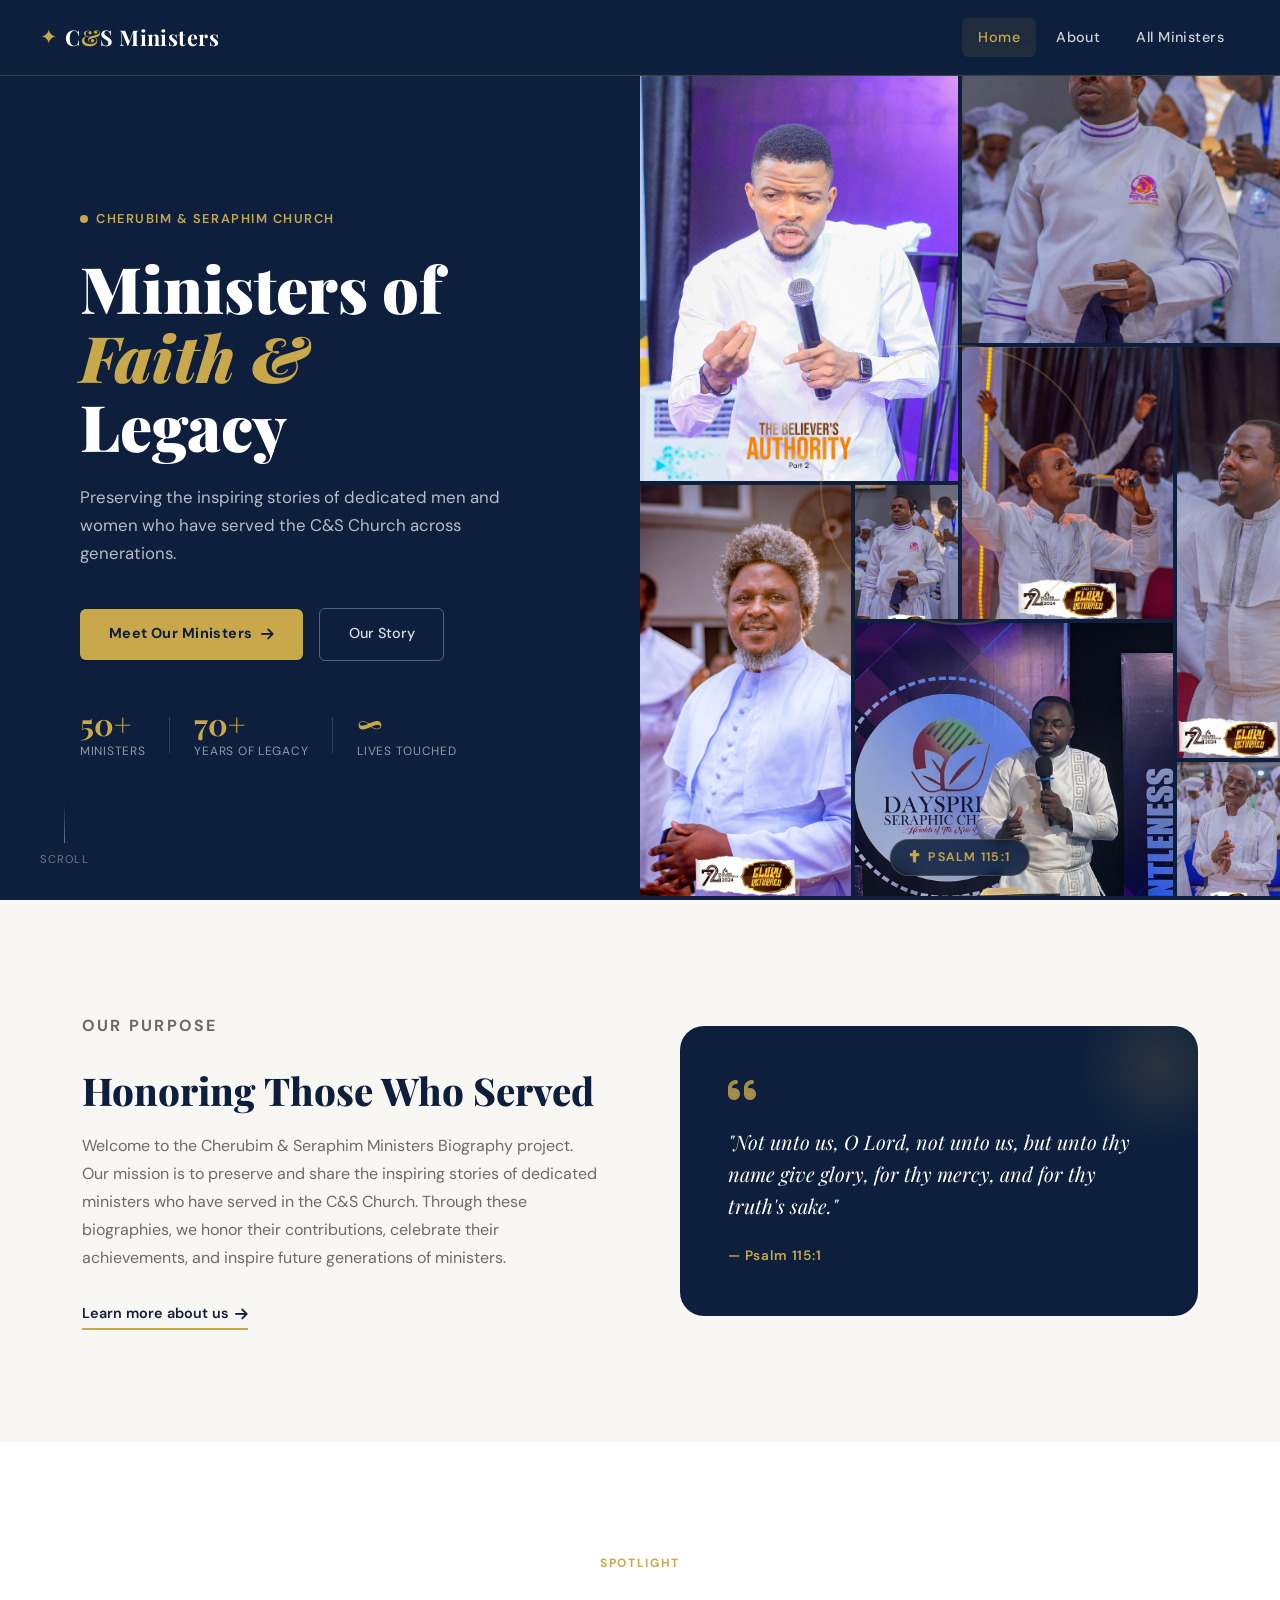
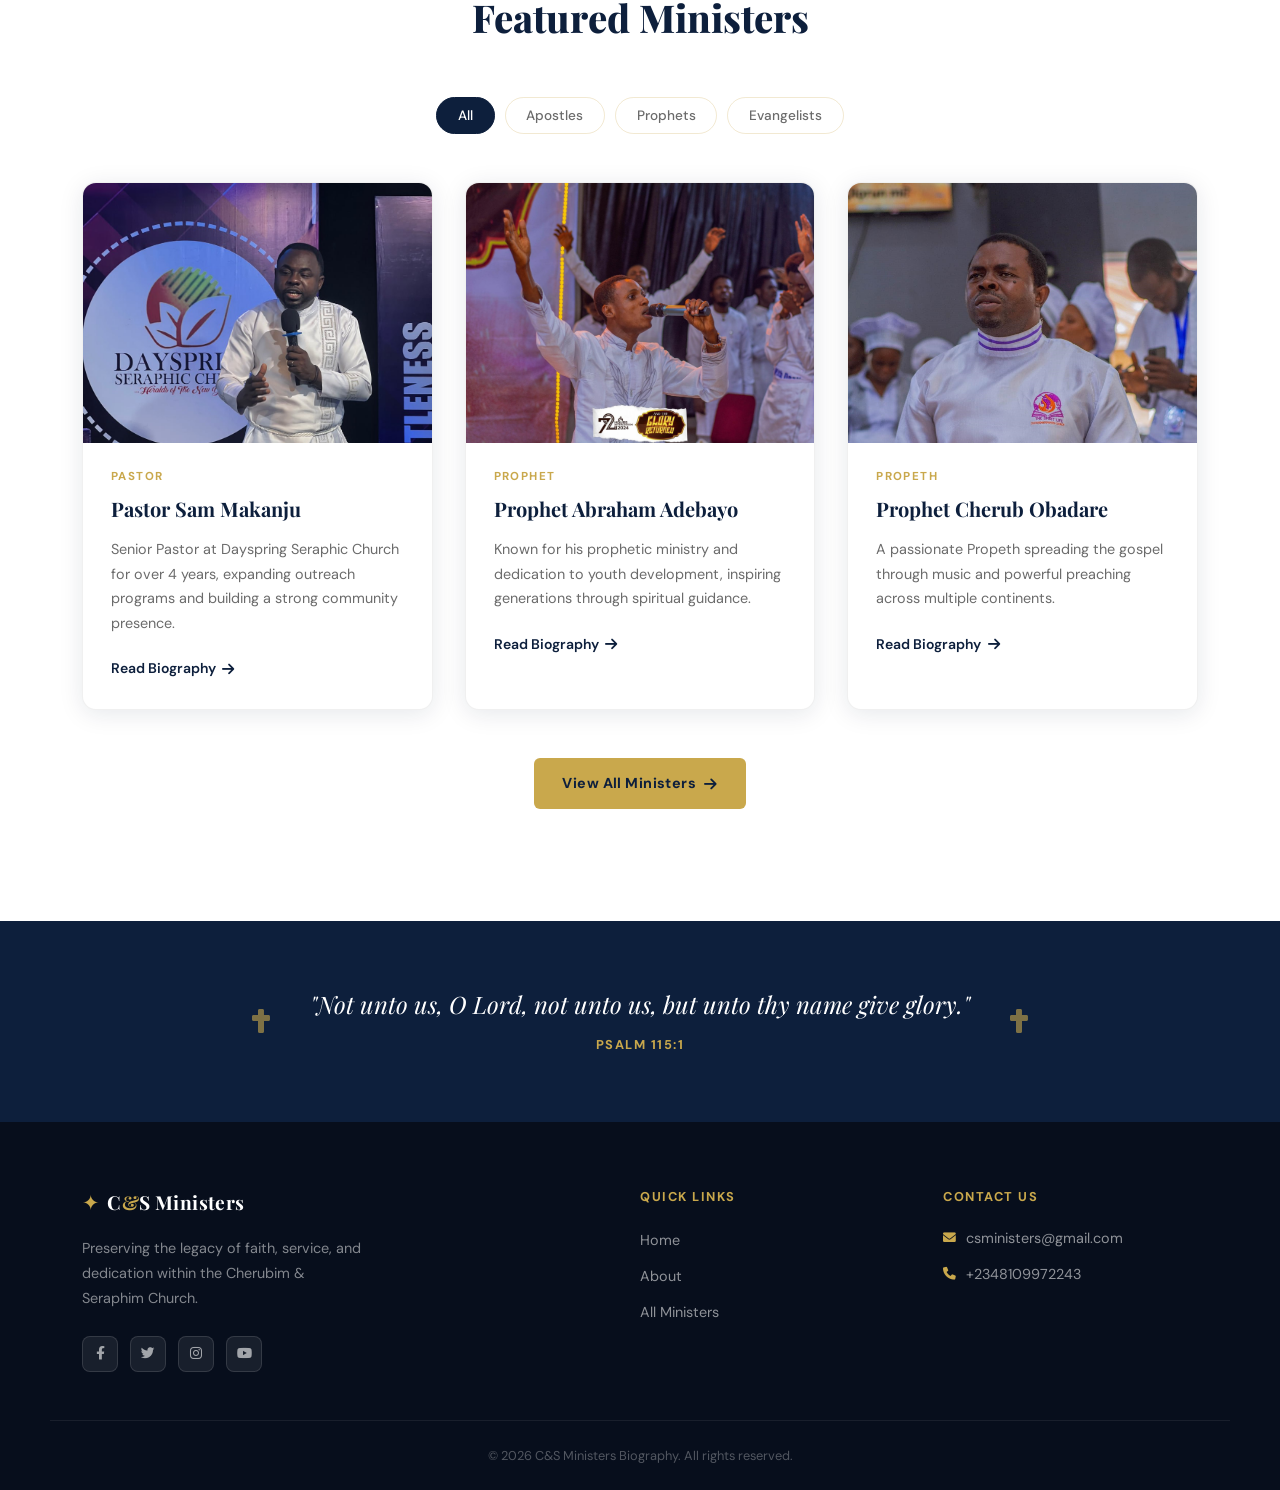
<file: index.html>
<!DOCTYPE html>
<html lang="en">
<head>
    <meta charset="UTF-8">
    <meta name="viewport" content="width=device-width, initial-scale=1.0">

    <!-- Primary SEO -->
    <title>C&S Ministers Biography | Cherubim & Seraphim Church Ministers</title>
    <meta name="description" content="Explore the inspiring biographies of Cherubim & Seraphim Church ministers. Honoring dedicated men and women of faith who have served the C&S Church across generations.">
    <meta name="keywords" content="Cherubim and Seraphim, C&S Church, ministers biography, C&S ministers, Nigerian church, Seraphic church, pastors, prophets, evangelists">
    <meta name="author" content="C&S Ministers Biography">
    <meta name="robots" content="index, follow">
    <link rel="canonical" href="https://csministers.vercel.app/">

    <!-- Open Graph (Facebook, WhatsApp, LinkedIn) -->
    <meta property="og:type" content="website">
    <meta property="og:url" content="https://csministers.vercel.app/">
    <meta property="og:title" content="C&S Ministers Biography | Cherubim & Seraphim Church">
    <meta property="og:description" content="Preserving the inspiring stories of dedicated ministers who have served the Cherubim & Seraphim Church. Discover their faith, legacy, and contributions.">
    <meta property="og:image" content="https://csministers.vercel.app/images/og-banner.jpg">
    <meta property="og:image:width" content="1200">
    <meta property="og:image:height" content="630">
    <meta property="og:image:alt" content="C&S Ministers Biography — Cherubim & Seraphim Church">
    <meta property="og:site_name" content="C&S Ministers Biography">
    <meta property="og:locale" content="en_NG">

    <!-- Twitter Card -->
    <meta name="twitter:card" content="summary_large_image">
    <meta name="twitter:url" content="https://csministers.vercel.app/">
    <meta name="twitter:title" content="C&S Ministers Biography | Cherubim & Seraphim Church">
    <meta name="twitter:description" content="Preserving the inspiring stories of dedicated ministers who have served the Cherubim & Seraphim Church across generations.">
    <meta name="twitter:image" content="https://csministers.vercel.app/images/og-banner.jpg">
    <meta name="twitter:image:alt" content="C&S Ministers Biography — Cherubim & Seraphim Church">

    <!-- Structured Data (JSON-LD) -->
    <script type="application/ld+json">
    {
        "@context": "https://schema.org",
        "@type": "WebSite",
        "name": "C&S Ministers Biography",
        "url": "https://csministers.vercel.app/",
        "description": "Preserving the inspiring biographies of Cherubim & Seraphim Church ministers across generations.",
        "publisher": {
            "@type": "Organization",
            "name": "C&S Ministers Biography",
            "logo": {
                "@type": "ImageObject",
                "url": "https://csministers.vercel.app/images/logo.png"
            }
        }
    }
    </script>

    <!-- Favicon -->
    <link rel="icon" type="image/png" sizes="32x32" href="/images/icon.png">
    <link rel="icon" type="image/png" sizes="16x16" href="/images/icon.png">
    <link rel="apple-touch-icon" sizes="180x180" href="/images/icon.png">

    <!-- Fonts (preconnect first for performance) -->
    <link rel="preconnect" href="https://fonts.googleapis.com">
    <link rel="preconnect" href="https://fonts.gstatic.com" crossorigin>
    <link href="https://fonts.googleapis.com/css2?family=Playfair+Display:ital,wght@0,400;0,700;0,900;1,400&family=DM+Sans:wght@300;400;500;600&display=swap" rel="stylesheet">

    <!-- Styles -->
    <link rel="stylesheet" href="https://cdnjs.cloudflare.com/ajax/libs/font-awesome/6.0.0/css/all.min.css">
    <link rel="stylesheet" href="css/style.css">
</head>
<body>
<a href="google9cdf15ee68158c61.html" style="display:none"></a>
    <!-- ═══ NAVBAR ═══ -->
    <header>
        <nav class="navbar" id="navbar">
            <div class="logo">
                <span class="logo-icon">✦</span>
                <h1>C<span class="amp">&amp;</span>S Ministers</h1>
            </div>
            <div class="nav-links" id="navLinks">
                <a href="index.html" class="active">Home</a>
                <a href="about.html">About</a>
                <a href="ministerspage/">All Ministers</a>
                <!-- <a href="contact.html">Contact</a> -->
            </div>
            <div class="hamburger" id="hamburger" aria-label="Toggle menu">
                <span></span>
                <span></span>
                <span></span>
            </div>
        </nav>
    </header>

    <main>

        <!-- ═══ HERO ═══ -->
        <section class="hero">

            <!-- Left: Text Content -->
            <div class="hero-left">
                <div class="hero-badge">
                    <span class="badge-dot"></span>
                    Cherubim &amp; Seraphim Church
                </div>
                <h2 class="hero-title">
                    Ministers of<br>
                    <em>Faith &amp;</em><br>
                    Legacy
                </h2>
                <p class="hero-subtitle">
                    Preserving the inspiring stories of dedicated men and women who have served the C&amp;S Church across generations.
                </p>
                <div class="hero-actions">
                    <a href="ministerspage/" class="btn-primary">
                        Meet Our Ministers
                        <i class="fas fa-arrow-right"></i>
                    </a>
                    <a href="about.html" class="btn-ghost">Our Story</a>
                </div>
                <div class="hero-stats">
                    <div class="stat">
                        <span class="stat-num">50+</span>
                        <span class="stat-label">Ministers</span>
                    </div>
                    <div class="stat-divider"></div>
                    <div class="stat">
                        <span class="stat-num">70+</span>
                        <span class="stat-label">Years of Legacy</span>
                    </div>
                    <div class="stat-divider"></div>
                    <div class="stat">
                        <span class="stat-num">∞</span>
                        <span class="stat-label">Lives Touched</span>
                    </div>
                </div>
            </div>

            <!-- Right: Animated Collage -->
            <div class="hero-right">
                <div class="collage-grid">
                    <div class="collage-cell cell-1" data-index="0"></div>
                    <div class="collage-cell cell-2" data-index="1"></div>
                    <div class="collage-cell cell-3" data-index="2"></div>
                    <div class="collage-cell cell-4" data-index="3"></div>
                    <div class="collage-cell cell-5" data-index="4"></div>
                    <div class="collage-cell cell-6" data-index="5"></div>
                    <div class="collage-cell cell-7" data-index="6"></div>
                    <div class="collage-cell cell-8" data-index="7"></div>
                    <div class="collage-cell cell-9" data-index="8"></div>
                    <div class="collage-cell cell-10" data-index="9"></div>
                    <div class="collage-cell cell-11" data-index="10"></div>
                    <div class="collage-cell cell-12" data-index="11"></div>
                    <div class="collage-cell cell-13" data-index="12"></div>
                    <div class="collage-cell cell-14" data-index="13"></div>
                </div>
                <div class="collage-ring"></div>
                <div class="collage-verse">
                    <i class="fas fa-cross"></i>
                    <span>Psalm 115:1</span>
                </div>
            </div>

            <div class="scroll-hint">
                <div class="scroll-line"></div>
                <span>Scroll</span>
            </div>
        </section>

        <!-- ═══ MISSION ═══ -->
        <section class="mission">
            <div class="container">
                <div class="mission-inner">
                    <div class="mission-text">
                        <p class="section-tag">Our Purpose</p>
                        <h2>Honoring Those Who Served</h2>
                        <p>Welcome to the Cherubim &amp; Seraphim Ministers Biography project. Our mission is to preserve and share the inspiring stories of dedicated ministers who have served in the C&amp;S Church. Through these biographies, we honor their contributions, celebrate their achievements, and inspire future generations of ministers.</p>
                        <a href="about.html" class="link-underline">Learn more about us <i class="fas fa-arrow-right"></i></a>
                    </div>
                    <div class="mission-quote-block">
                        <blockquote>
                            <i class="fas fa-quote-left quote-icon"></i>
                            <p>"Not unto us, O Lord, not unto us, but unto thy name give glory, for thy mercy, and for thy truth's sake."</p>
                            <cite>— Psalm 115:1</cite>
                        </blockquote>
                    </div>
                </div>
            </div>
        </section>

        <!-- ═══ FEATURED MINISTERS ═══ -->
        <section id="featured" class="featured-ministers">
            <div class="container">
                <div class="section-header">
                    <p class="section-tag">Spotlight</p>
                    <h2>Featured Ministers</h2>
                </div>

                <div class="filter-buttons">
                    <button onclick="filterMinisters('all')" class="active" data-filter="all">All</button>
                    <button onclick="filterMinisters('apostle')" data-filter="apostle">Apostles</button>
                    <button onclick="filterMinisters('prophet')" data-filter="prophet">Prophets</button>
                    <button onclick="filterMinisters('evangelist')" data-filter="evangelist">Evangelists</button>
                </div>

                <div class="ministers-grid">

                    <article class="minister-card" data-title="apostle">
                        <div class="minister-image">
                            <img src="images/pst-sam-makanju.jpg" alt="Pastor Sam Makanju">
                            <div class="image-overlay">
                                <a href="ministers/pastorsam/" class="overlay-link">View Profile</a>
                            </div>
                        </div>
                        <div class="minister-info">
                            <p class="minister-role">Pastor</p>
                            <h3>Pastor Sam Makanju</h3>
                            <p class="excerpt">Senior Pastor at Dayspring Seraphic Church for over 4 years, expanding outreach programs and building a strong community presence.</p>
                            <a href="ministers/pastorsam/" class="read-more">
                                Read Biography <i class="fas fa-arrow-right"></i>
                            </a>
                        </div>
                    </article>

                    <article class="minister-card" data-title="prophet">
                        <div class="minister-image">
                            <img src="images/5.jpg" alt="Prophet Abraham Adebayo">
                            <div class="image-overlay">
                                <a href="ministers/prophet-jane-smith.html" class="overlay-link">View Profile</a>
                            </div>
                        </div>
                        <div class="minister-info">
                            <p class="minister-role">Prophet</p>
                            <h3>Prophet Abraham Adebayo</h3>
                            <p class="excerpt">Known for his prophetic ministry and dedication to youth development, inspiring generations through spiritual guidance.</p>
                            <a href="ministers/prophet-jane-smith.html" class="read-more">
                                Read Biography <i class="fas fa-arrow-right"></i>
                            </a>
                        </div>
                    </article>

                    <article class="minister-card" data-title="Propeth">
                        <div class="minister-image">
                            <img src="images/11 - Copy.jpg" alt="Prophet Cherub Obadare">
                            <div class="image-overlay">
                                <a href="ministers/Propeth-michael-brown.html" class="overlay-link">View Profile</a>
                            </div>
                        </div>
                        <div class="minister-info">
                            <p class="minister-role">Propeth</p>
                            <h3>Prophet Cherub Obadare</h3>
                            <p class="excerpt">A passionate Propeth spreading the gospel through music and powerful preaching across multiple continents.</p>
                            <a href="ministers/propeth-cherub/" class="read-more">
                                Read Biography <i class="fas fa-arrow-right"></i>
                            </a>
                        </div>
                    </article>

                </div>

                <div class="view-all-wrap">
                    <a href="ministerspage/" class="btn-primary">
                        View All Ministers <i class="fas fa-arrow-right"></i>
                    </a>
                </div>
            </div>
        </section>

        <!-- ═══ SCRIPTURE BANNER ═══ -->
        <section class="scripture-banner">
            <div class="container">
                <div class="banner-inner">
                    <div class="banner-cross"><i class="fas fa-cross"></i></div>
                    <div class="banner-text">
                        <p>"Not unto us, O Lord, not unto us, but unto thy name give glory."</p>
                        <span>Psalm 115:1</span>
                    </div>
                    <div class="banner-cross"><i class="fas fa-cross"></i></div>
                </div>
            </div>
        </section>

    </main>

    <!-- ═══ FOOTER ═══ -->
    <footer>
        <div class="footer-top">
            <div class="footer-brand">
                <div class="logo">
                    <span class="logo-icon">✦</span>
                    <h2>C<span class="amp">&amp;</span>S Ministers</h2>
                </div>
                <p>Preserving the legacy of faith, service, and dedication within the Cherubim &amp; Seraphim Church.</p>
                <div class="social-icons">
                    <a href="#" aria-label="Facebook"><i class="fab fa-facebook-f"></i></a>
                    <a href="#" aria-label="Twitter"><i class="fab fa-twitter"></i></a>
                    <a href="#" aria-label="Instagram"><i class="fab fa-instagram"></i></a>
                    <a href="#" aria-label="YouTube"><i class="fab fa-youtube"></i></a>
                </div>
            </div>
            <div class="footer-links">
                <h4>Quick Links</h4>
                <ul>
                    <li><a href="index.html">Home</a></li>
                    <li><a href="about.html">About</a></li>
                    <li><a href="ministerspage/">All Ministers</a></li>
                    <!-- <li><a href="contact.html">Contact</a></li> -->
                </ul>
            </div>
            <div class="footer-contact">
                <h4>Contact Us</h4>
                <p><i class="fas fa-envelope"></i> csministers@gmail.com</p>
                <p><i class="fas fa-phone"></i>+2348109972243</p>
            </div>
        </div>
        <div class="footer-bottom">
            <p>&copy; 2026 C&amp;S Ministers Biography. All rights reserved.</p>
        </div>
    </footer>

    <script src="/js/script.js"></script>
</body>
</html>
</file>
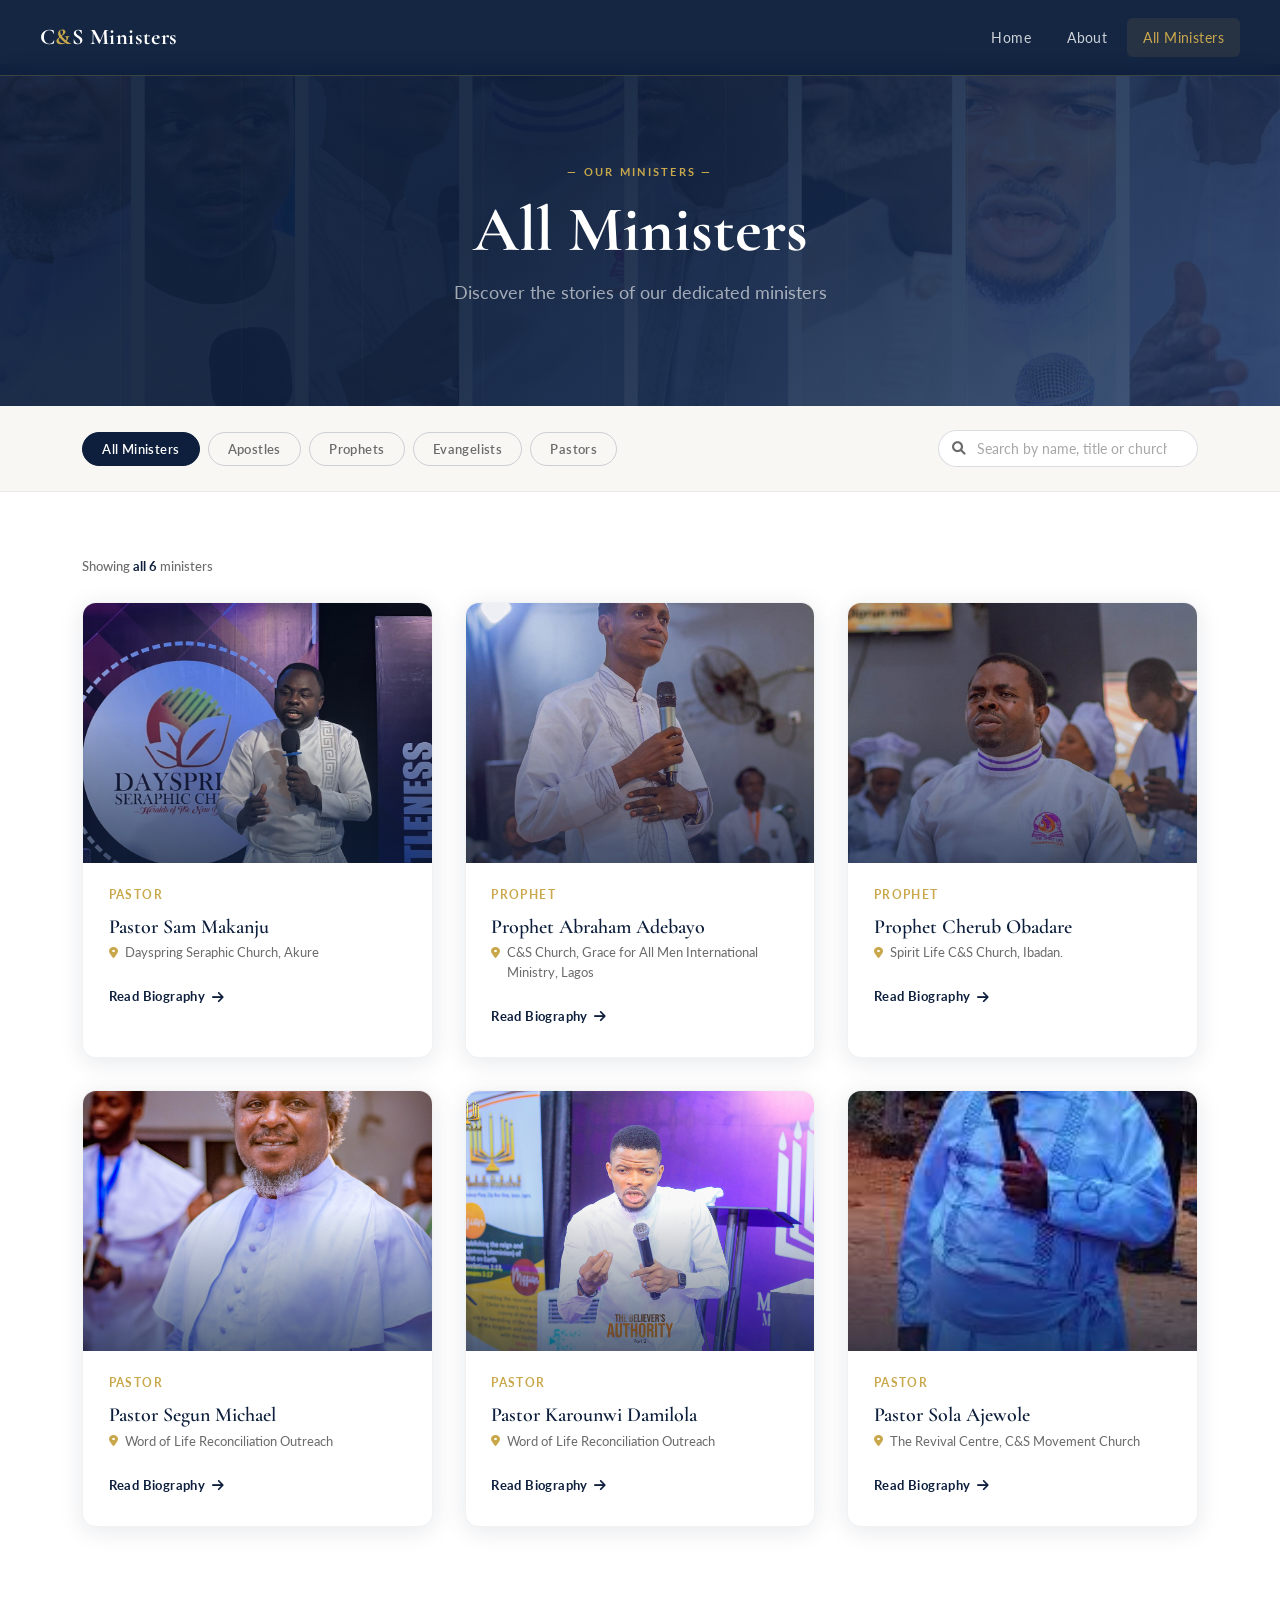
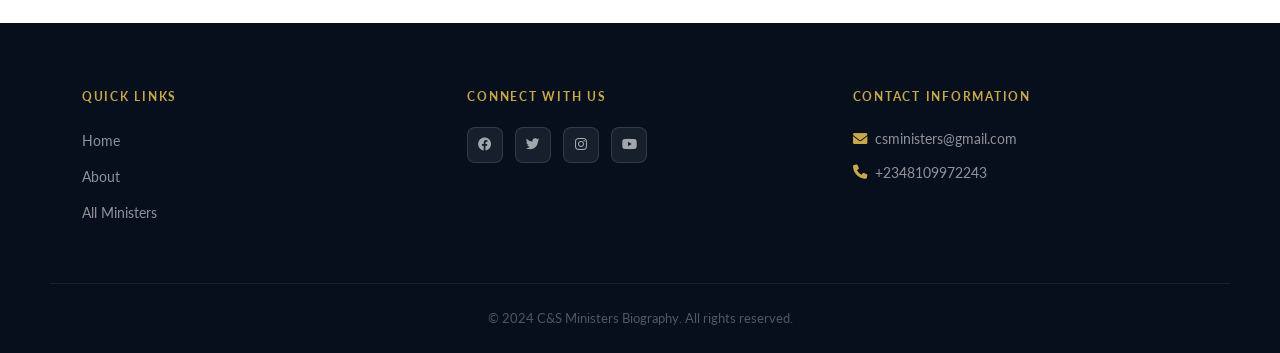
<file: ministerspage/index.html>
<!DOCTYPE html>
<html lang="en">
<head>
  <meta charset="UTF-8" />
  <meta name="viewport" content="width=device-width, initial-scale=1.0" />
  <title>All Ministers | C&S Ministers Biography</title>

  <link rel="preconnect" href="https://fonts.googleapis.com" />
  <link rel="preconnect" href="https://fonts.gstatic.com" crossorigin />
  <link href="https://fonts.googleapis.com/css2?family=Cormorant+Garamond:wght@400;500;600;700&family=Lato:wght@300;400;700&display=swap" rel="stylesheet" />
  <link rel="stylesheet" href="https://cdnjs.cloudflare.com/ajax/libs/font-awesome/6.0.0/css/all.min.css" />

  <!-- ONE CSS FILE -->
  <link rel="stylesheet" href="styles.css" />
</head>
<body>

  <!-- ══════════════════ HEADER ══════════════════ -->
  <header>
    <nav class="navbar">
      <div class="logo">
        <h1>C<span class="amp">&amp;</span>S Ministers</h1>
      </div>
      <div class="nav-links">
        <a href="../">Home</a>
        <a href="../about.html">About</a>
        <a href="ministers.html" class="active">All Ministers</a>
        <!-- <a href="../contact.html">Contact</a> -->
      </div>
      <button class="hamburger" aria-label="Toggle menu" aria-expanded="false">
        <span></span>
        <span></span>
        <span></span>
      </button>
    </nav>
  </header>

  <!-- ══════════════════ MAIN ══════════════════ -->
  <main>

    <!-- Hero -->
    <section class="hero" aria-label="Page hero">
      <div class="hero-content">
        <h2>All Ministers</h2>
        <p class="subtitle">Discover the stories of our dedicated ministers</p>
      </div>
    </section>

    <!-- Filters -->
    <section class="filter-section" aria-label="Filter and search">
      <div class="filter-container">
        <div class="filter-options" role="group" aria-label="Filter by title">
          <button class="filter-btn active" data-filter="all">All Ministers</button>
          <button class="filter-btn" data-filter="apostle">Apostles</button>
          <button class="filter-btn" data-filter="prophet">Prophets</button>
          <button class="filter-btn" data-filter="evangelist">Evangelists</button>
          <button class="filter-btn" data-filter="pastor">Pastors</button>
        </div>
        <div class="search-box">
          <i class="fas fa-search" aria-hidden="true"></i>
          <input
            type="search"
            id="searchInput"
            placeholder="Search by name, title or church…"
            aria-label="Search ministers"
            autocomplete="off"
          />
        </div>
      </div>
    </section>

    <!-- Ministers Grid -->
    <section class="ministers-section" aria-label="Ministers listing">
      <div class="ministers-grid">

        <!-- Pastor Sam Makanju -->
        <article class="minister-card" data-title="pastor">
          <div class="minister-image">
            <img src="../images/pst-sam-makanju.jpg" alt="Pastor Sam Makanju" loading="lazy" />
            <div class="minister-image-overlay" aria-hidden="true"></div>
          </div>
          <div class="minister-info">
            <p class="title">Pastor</p>
            <h3>Pastor Sam Makanju</h3>
            <p class="church">
              <i class="fas fa-map-marker-alt" aria-hidden="true"></i>
              Dayspring Seraphic Church, Akure
            </p>
            <a href="../ministers/pastorsam/" class="read-more">
              Read Biography <i class="fas fa-arrow-right" aria-hidden="true"></i>
            </a>
          </div>
        </article>

        <!-- Prophet Abraham Adebayo -->
        <article class="minister-card" data-title="prophet">
          <div class="minister-image">
            <img src="../images/9.jpg" alt="Prophet Abraham Adebayo" loading="lazy" />
            <div class="minister-image-overlay" aria-hidden="true"></div>
          </div>
          <div class="minister-info">
            <p class="title">Prophet</p>
            <h3>Prophet Abraham Adebayo</h3>
            <p class="church">
              <i class="fas fa-map-marker-alt" aria-hidden="true"></i>
              C&amp;S Church, Grace for All Men International Ministry, Lagos
            </p>
            <a href="../ministers/pastor-abraham/" class="read-more">
              Read Biography <i class="fas fa-arrow-right" aria-hidden="true"></i>
            </a>
          </div>
        </article>

        <!-- Prophet Cherub Obadare -->
        <article class="minister-card" data-title="prophet">
          <div class="minister-image">
            <img src="../images/11 - Copy.jpg" alt="Prophet Cherub Obadare" loading="lazy" />
            <div class="minister-image-overlay" aria-hidden="true"></div>
          </div>
          <div class="minister-info">
            <p class="title">Prophet</p>
            <h3>Prophet Cherub Obadare</h3>
            <p class="church">
              <i class="fas fa-map-marker-alt" aria-hidden="true"></i>
              Spirit Life C&amp;S Church, Ibadan.
            </p>
            <a href="../ministers/propeth-cherub/" class="read-more">
              Read Biography <i class="fas fa-arrow-right" aria-hidden="true"></i>
            </a>
          </div>
        </article>

        <!-- Pastor Segun Michael -->
        <article class="minister-card" data-title="pastor">
          <div class="minister-image">
            <img src="../images/10.jpg" alt="Pastor Segun Michael" loading="lazy" />
            <div class="minister-image-overlay" aria-hidden="true"></div>
          </div>
          <div class="minister-info">
            <p class="title">Pastor</p>
            <h3>Pastor Segun Michael</h3>
            <p class="church">
              <i class="fas fa-map-marker-alt" aria-hidden="true"></i>
              Word of Life Reconciliation Outreach
            </p>
            <a href="../ministers/pastor-segun/" class="read-more">
              Read Biography <i class="fas fa-arrow-right" aria-hidden="true"></i>
            </a>
          </div>
        </article>


        <!-- Pastor Karounwi Damilola -->
        <article class="minister-card" data-title="pastor">
          <div class="minister-image">
            <img src="../images/12.jpg" alt="Pastor Karounwi Damilola" loading="lazy" />
            <div class="minister-image-overlay" aria-hidden="true"></div>
          </div>
          <div class="minister-info">
            <p class="title">Pastor</p>
            <h3>Pastor Karounwi Damilola</h3>
            <p class="church">
              <i class="fas fa-map-marker-alt" aria-hidden="true"></i>
              Word of Life Reconciliation Outreach
            </p>
            <a href="../ministers/pastor-karonwi/" class="read-more">
              Read Biography <i class="fas fa-arrow-right" aria-hidden="true"></i>
            </a>
          </div>
        </article>

        <!-- Pastor Sola Ajewole -->
        <article class="minister-card" data-title="pastor">
          <div class="minister-image">
            <img src="../images/14.jpg" alt="Pastor Sola Ajewole" loading="lazy" />
            <div class="minister-image-overlay" aria-hidden="true"></div>
          </div>
          <div class="minister-info">
            <p class="title">Pastor</p>
            <h3>Pastor Sola Ajewole</h3>
            <p class="church">
              <i class="fas fa-map-marker-alt" aria-hidden="true"></i>
             The Revival Centre, C&S Movement Church
            </p>
            <a href="../ministers/pastor-sola/" class="read-more">
              Read Biography <i class="fas fa-arrow-right" aria-hidden="true"></i>
            </a>
          </div>
        </article>

        <!-- No Results Fallback -->
        <div class="no-results" id="noResults" role="status" aria-live="polite">
          <i class="fas fa-search-minus" aria-hidden="true"></i>
          <p>No ministers found. Try adjusting your search or filter.</p>
        </div>

      </div>
    </section>

  </main>

  <!-- ══════════════════ FOOTER ══════════════════ -->
  <footer>
    <div class="footer-content">
      <div class="footer-section">
        <h3>Quick Links</h3>
        <ul>
          <li><a href="../index.html">Home</a></li>
          <li><a href="../about.html">About</a></li>
          <li><a href="ministers.html">All Ministers</a></li>
          <!-- <li><a href="../contact.html">Contact</a></li> -->
        </ul>
      </div>
      <div class="footer-section">
        <h3>Connect With Us</h3>
        <div class="social-icons">
          <a href="#" aria-label="Facebook"><i class="fab fa-facebook" aria-hidden="true"></i></a>
          <a href="#" aria-label="Twitter"><i class="fab fa-twitter" aria-hidden="true"></i></a>
          <a href="#" aria-label="Instagram"><i class="fab fa-instagram" aria-hidden="true"></i></a>
          <a href="#" aria-label="YouTube"><i class="fab fa-youtube" aria-hidden="true"></i></a>
        </div>
      </div>
      <div class="footer-section">
        <h3>Contact Information</h3>
        <p><i class="fas fa-envelope"></i> csministers@gmail.com</p>
        <p><i class="fas fa-phone"></i> +2348109972243</p>
      </div>
    </div>
    <div class="footer-bottom">
      <p>&copy; 2024 C&amp;S Ministers Biography. All rights reserved.</p>
    </div>
  </footer>

  <!-- ONE JS FILE -->
  <script src="script.js"></script>

</body>
</html>
</file>
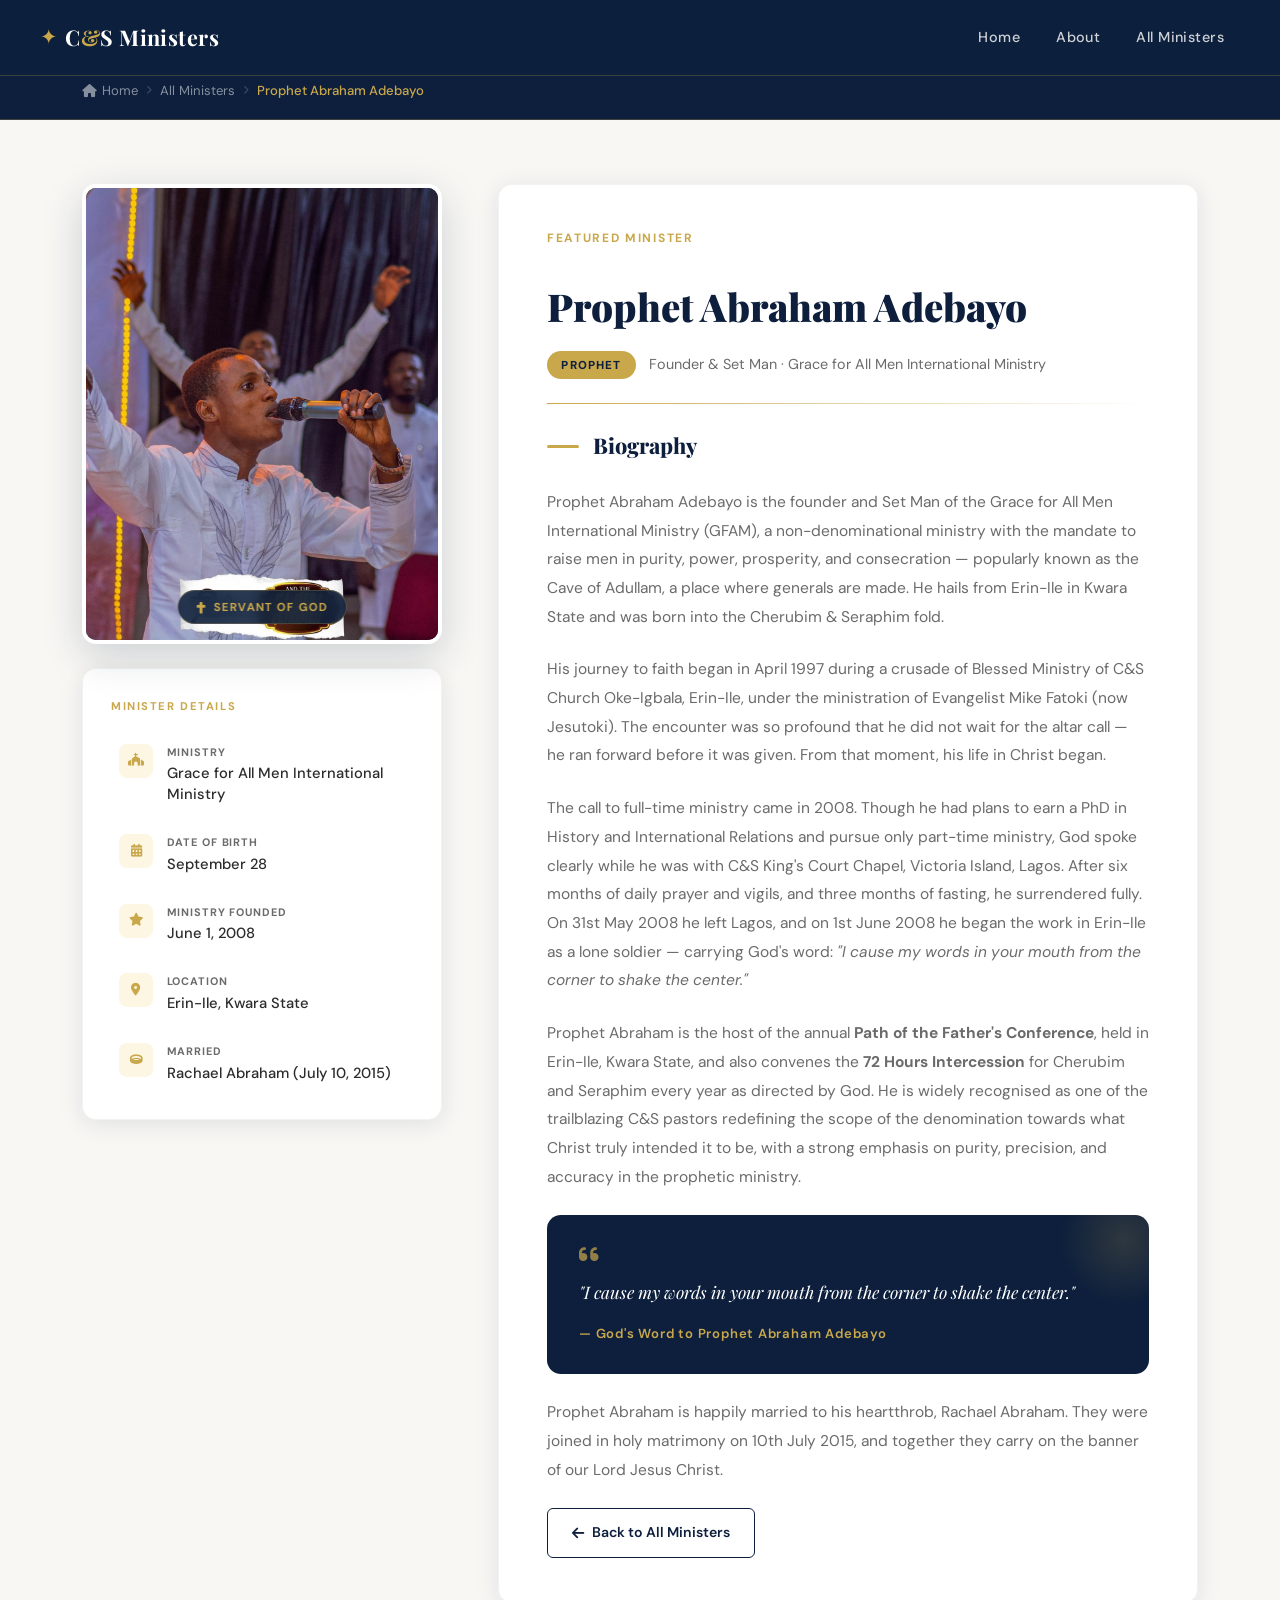
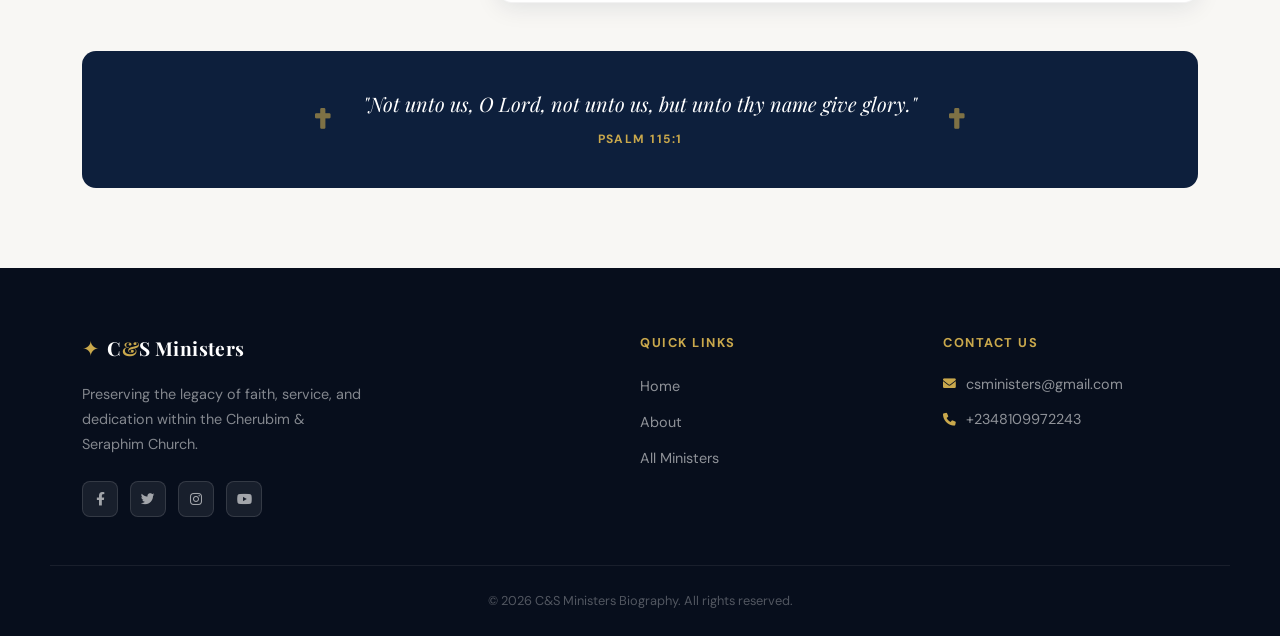
<file: ministers/pastor-abraham/index.html>
<!DOCTYPE html>
<html lang="en">
<head>
    <meta charset="UTF-8">
    <meta name="viewport" content="width=device-width, initial-scale=1.0">
    <title>Prophet Abraham Adebayo - C&S Ministers Biography</title>
    <link rel="stylesheet" href="../../css/style.css">
    <link rel="stylesheet" href="../pastorsam/profile.css">
    <link rel="stylesheet" href="https://cdnjs.cloudflare.com/ajax/libs/font-awesome/6.0.0/css/all.min.css">
    <link href="https://fonts.googleapis.com/css2?family=Playfair+Display:ital,wght@0,400;0,700;0,900;1,400&family=DM+Sans:wght@300;400;500;600&display=swap" rel="stylesheet">
</head>
<body>

    <!-- ═══ NAVBAR ═══ -->
    <header>
        <nav class="navbar" id="navbar">
            <div class="logo">
                <span class="logo-icon">✦</span>
                <h1>C<span class="amp">&amp;</span>S Ministers</h1>
            </div>
            <div class="nav-links" id="navLinks">
                <a href="../../index.html">Home</a>
                <a href="../../about.html">About</a>
                <a href="../../ministerspage/">All Ministers</a>
                <!-- <a href="../../contact.html">Contact</a> -->
            </div>
            <div class="hamburger" id="hamburger" aria-label="Toggle menu">
                <span></span>
                <span></span>
                <span></span>
            </div>
        </nav>
    </header>

    <main>

        <!-- ═══ BREADCRUMB ═══ -->
        <div class="pg-breadcrumb-bar">
            <div class="container">
                <nav class="pg-breadcrumb">
                    <a href="../../index.html"><i class="fas fa-home"></i> Home</a>
                    <i class="fas fa-chevron-right pg-sep"></i>
                    <a href="../../ministerspage/">All Ministers</a>
                    <i class="fas fa-chevron-right pg-sep"></i>
                    <span>Prophet Abraham Adebayo</span>
                </nav>
            </div>
        </div>

        <!-- ═══ PROFILE ═══ -->
        <section class="pg-section">
            <div class="container">

                <!-- TWO COLUMNS: left image | right bio -->
                <div class="pg-grid">

                    <!-- LEFT -->
                    <div class="pg-left">

                        <div class="pg-photo-wrap">
                            <img src="../../images/5.jpg" alt="Prophet Abraham Adebayo">
                            <div class="pg-photo-badge">
                                <i class="fas fa-cross"></i>
                                <span>Servant of God</span>
                            </div>
                        </div>

                        <div class="pg-details-card">
                            <p class="pg-details-title">Minister Details</p>
                            <ul class="pg-details-list">
                                <li>
                                    <div class="pg-detail-icon"><i class="fas fa-church"></i></div>
                                    <div class="pg-detail-text">
                                        <span class="pg-detail-key">Ministry</span>
                                        <span class="pg-detail-val">Grace for All Men International Ministry</span>
                                    </div>
                                </li>
                                <li>
                                    <div class="pg-detail-icon"><i class="fas fa-calendar-alt"></i></div>
                                    <div class="pg-detail-text">
                                        <span class="pg-detail-key">Date of Birth</span>
                                        <span class="pg-detail-val">September 28</span>
                                    </div>
                                </li>
                                <li>
                                    <div class="pg-detail-icon"><i class="fas fa-star"></i></div>
                                    <div class="pg-detail-text">
                                        <span class="pg-detail-key">Ministry Founded</span>
                                        <span class="pg-detail-val">June 1, 2008</span>
                                    </div>
                                </li>
                                <li>
                                    <div class="pg-detail-icon"><i class="fas fa-map-marker-alt"></i></div>
                                    <div class="pg-detail-text">
                                        <span class="pg-detail-key">Location</span>
                                        <span class="pg-detail-val">Erin-Ile, Kwara State</span>
                                    </div>
                                </li>
                                <li>
                                    <div class="pg-detail-icon"><i class="fas fa-ring"></i></div>
                                    <div class="pg-detail-text">
                                        <span class="pg-detail-key">Married</span>
                                        <span class="pg-detail-val">Rachael Abraham (July 10, 2015)</span>
                                    </div>
                                </li>
                            </ul>
                        </div>

                    </div>

                    <!-- RIGHT -->
                    <div class="pg-right">

                        <p class="section-tag">Featured Minister</p>
                        <h1 class="pg-name">Prophet Abraham Adebayo</h1>

                        <div class="pg-role-row">
                            <span class="pg-role-pill">Prophet</span>
                            <span class="pg-role-sub">Founder &amp; Set Man · Grace for All Men International Ministry</span>
                        </div>

                        <div class="pg-divider"></div>

                        <h2 class="pg-bio-heading">
                            <span class="pg-heading-bar"></span>
                            Biography
                        </h2>

                        <p class="pg-bio-text">Prophet Abraham Adebayo is the founder and Set Man of the Grace for All Men International Ministry (GFAM), a non-denominational ministry with the mandate to raise men in purity, power, prosperity, and consecration — popularly known as the Cave of Adullam, a place where generals are made. He hails from Erin-Ile in Kwara State and was born into the Cherubim &amp; Seraphim fold.</p>

                        <p class="pg-bio-text">His journey to faith began in April 1997 during a crusade of Blessed Ministry of C&amp;S Church Oke-Igbala, Erin-Ile, under the ministration of Evangelist Mike Fatoki (now Jesutoki). The encounter was so profound that he did not wait for the altar call — he ran forward before it was given. From that moment, his life in Christ began.</p>

                        <p class="pg-bio-text">The call to full-time ministry came in 2008. Though he had plans to earn a PhD in History and International Relations and pursue only part-time ministry, God spoke clearly while he was with C&amp;S King's Court Chapel, Victoria Island, Lagos. After six months of daily prayer and vigils, and three months of fasting, he surrendered fully. On 31st May 2008 he left Lagos, and on 1st June 2008 he began the work in Erin-Ile as a lone soldier — carrying God's word: <em>"I cause my words in your mouth from the corner to shake the center."</em></p>

                        <p class="pg-bio-text">Prophet Abraham is the host of the annual <strong>Path of the Father's Conference</strong>, held in Erin-Ile, Kwara State, and also convenes the <strong>72 Hours Intercession</strong> for Cherubim and Seraphim every year as directed by God. He is widely recognised as one of the trailblazing C&amp;S pastors redefining the scope of the denomination towards what Christ truly intended it to be, with a strong emphasis on purity, precision, and accuracy in the prophetic ministry.</p>

                        <blockquote class="pg-quote">
                            <i class="fas fa-quote-left"></i>
                            <p>"I cause my words in your mouth from the corner to shake the center."</p>
                            <cite>— God's Word to Prophet Abraham Adebayo</cite>
                        </blockquote>

                        <p class="pg-bio-text">Prophet Abraham is happily married to his heartthrob, Rachael Abraham. They were joined in holy matrimony on 10th July 2015, and together they carry on the banner of our Lord Jesus Christ.</p>

                        <a href="../../ministerspage/" class="pg-back-btn">
                            <i class="fas fa-arrow-left"></i> Back to All Ministers
                        </a>

                    </div>
                </div>

                <!-- SCRIPTURE STRIP -->
                <div class="pg-scripture">
                    <div class="pg-scripture-cross"><i class="fas fa-cross"></i></div>
                    <div class="pg-scripture-text">
                        <p>"Not unto us, O Lord, not unto us, but unto thy name give glory."</p>
                        <span>Psalm 115:1</span>
                    </div>
                    <div class="pg-scripture-cross"><i class="fas fa-cross"></i></div>
                </div>

            </div>
        </section>

    </main>

    <!-- ═══ FOOTER ═══ -->
    <footer>
        <div class="footer-top">
            <div class="footer-brand">
                <div class="logo">
                    <span class="logo-icon">✦</span>
                    <h2>C<span class="amp">&amp;</span>S Ministers</h2>
                </div>
                <p>Preserving the legacy of faith, service, and dedication within the Cherubim &amp; Seraphim Church.</p>
                <div class="social-icons">
                    <a href="#" aria-label="Facebook"><i class="fab fa-facebook-f"></i></a>
                    <a href="#" aria-label="Twitter"><i class="fab fa-twitter"></i></a>
                    <a href="#" aria-label="Instagram"><i class="fab fa-instagram"></i></a>
                    <a href="#" aria-label="YouTube"><i class="fab fa-youtube"></i></a>
                </div>
            </div>
            <div class="footer-links">
                <h4>Quick Links</h4>
                <ul>
                    <li><a href="../../index.html">Home</a></li>
                    <li><a href="../../about.html">About</a></li>
                    <li><a href="../../ministerspage/">All Ministers</a></li>
                    <!-- <li><a href="../../contact.html">Contact</a></li> -->
                </ul>
            </div>
            <div class="footer-contact">
                <h4>Contact Us</h4>
                <p><i class="fas fa-envelope"></i> csministers@gmail.com</p>
                <p><i class="fas fa-phone"></i> +2348109972243</p>
            </div>
        </div>
        <div class="footer-bottom">
            <p>&copy; 2026 C&amp;S Ministers Biography. All rights reserved.</p>
        </div>
    </footer>

    <script src="../pastorsam/profile.js"></script>
</body>
</html>
</file>
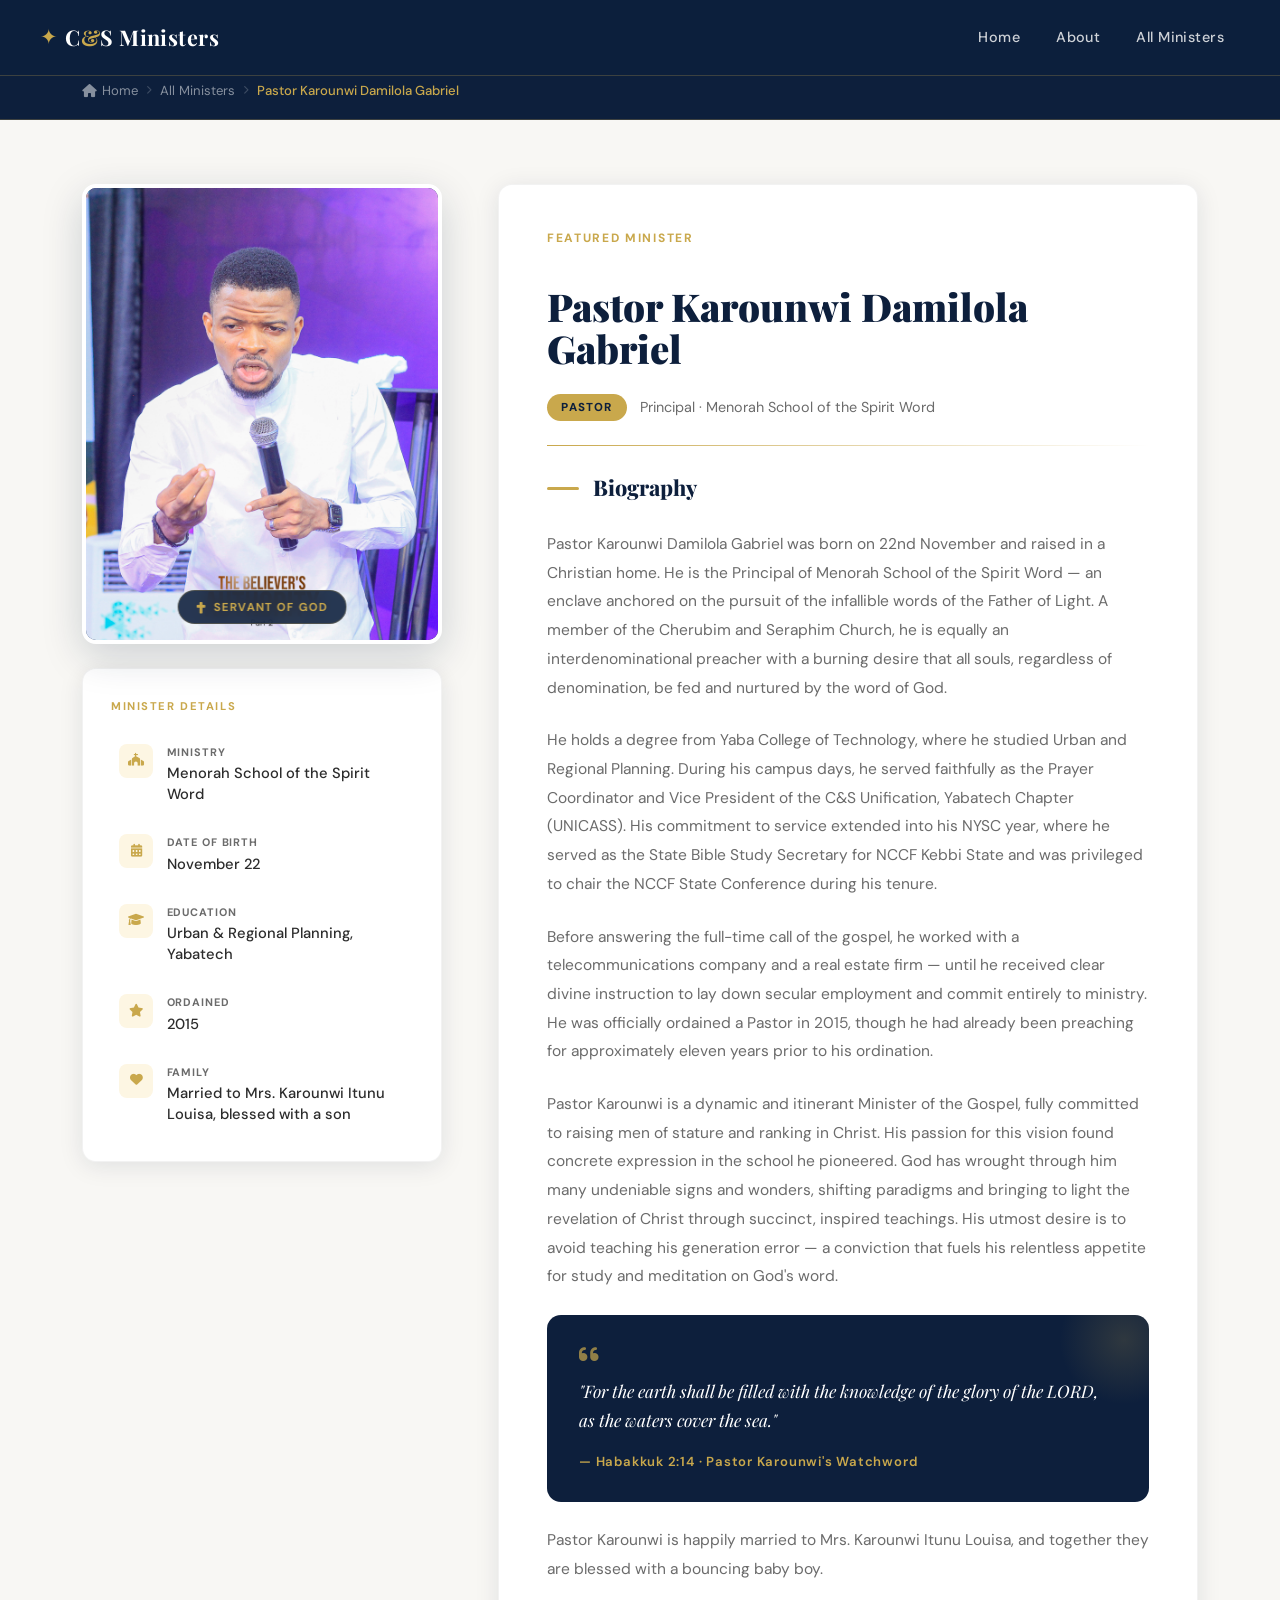
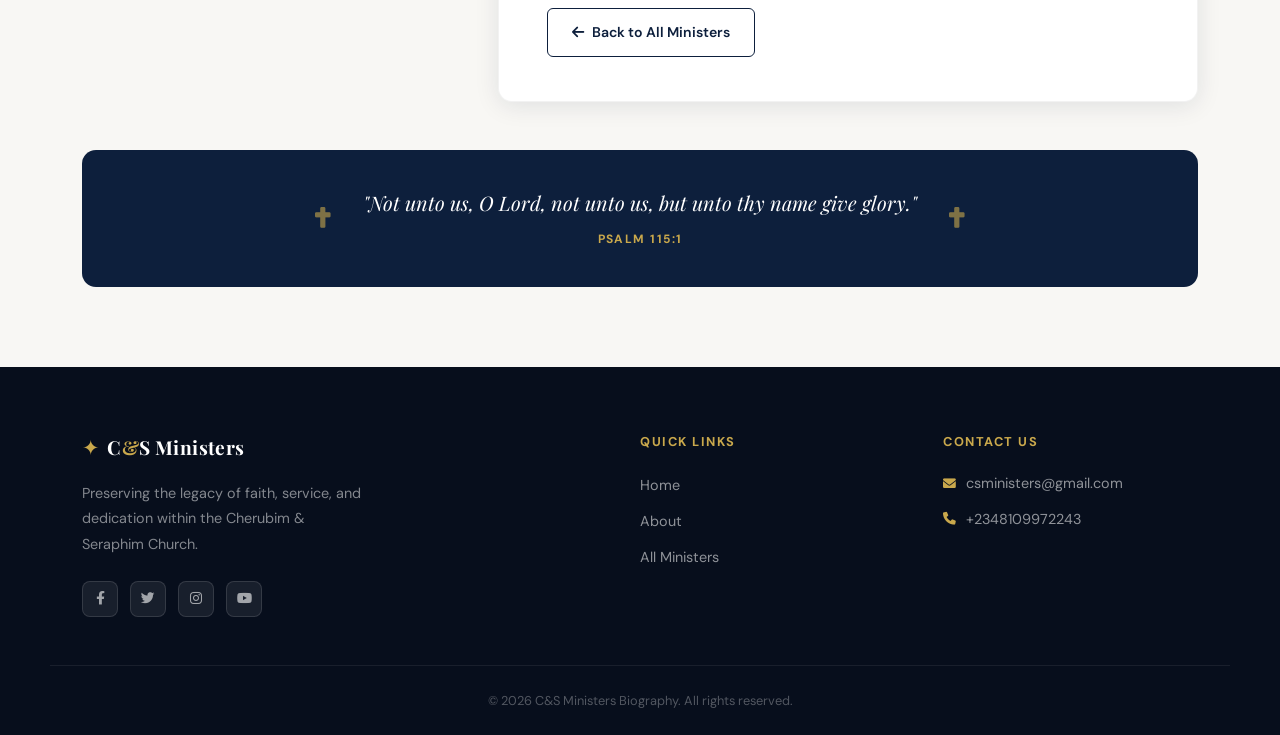
<file: ministers/pastor-karonwi/index.html>
<!DOCTYPE html>
<html lang="en">
<head>
    <meta charset="UTF-8">
    <meta name="viewport" content="width=device-width, initial-scale=1.0">
    <title>Pastor Karounwi Damilola Gabriel - C&S Ministers Biography</title>
    <link rel="stylesheet" href="../../css/style.css">
    <link rel="stylesheet" href="../pastorsam/profile.css">
    <link rel="stylesheet" href="https://cdnjs.cloudflare.com/ajax/libs/font-awesome/6.0.0/css/all.min.css">
    <link href="https://fonts.googleapis.com/css2?family=Playfair+Display:ital,wght@0,400;0,700;0,900;1,400&family=DM+Sans:wght@300;400;500;600&display=swap" rel="stylesheet">
</head>
<body>

    <!-- ═══ NAVBAR ═══ -->
    <header>
        <nav class="navbar" id="navbar">
            <div class="logo">
                <span class="logo-icon">✦</span>
                <h1>C<span class="amp">&amp;</span>S Ministers</h1>
            </div>
            <div class="nav-links" id="navLinks">
                <a href="../../index.html">Home</a>
                <a href="../../about.html">About</a>
                <a href="../../ministerspage/">All Ministers</a>
                <!-- <a href="../../contact.html">Contact</a> -->
            </div>
            <div class="hamburger" id="hamburger" aria-label="Toggle menu">
                <span></span>
                <span></span>
                <span></span>
            </div>
        </nav>
    </header>

    <main>

        <!-- ═══ BREADCRUMB ═══ -->
        <div class="pg-breadcrumb-bar">
            <div class="container">
                <nav class="pg-breadcrumb">
                    <a href="../../index.html"><i class="fas fa-home"></i> Home</a>
                    <i class="fas fa-chevron-right pg-sep"></i>
                    <a href="../../ministerspage/">All Ministers</a>
                    <i class="fas fa-chevron-right pg-sep"></i>
                    <span>Pastor Karounwi Damilola Gabriel</span>
                </nav>
            </div>
        </div>

        <!-- ═══ PROFILE ═══ -->
        <section class="pg-section">
            <div class="container">

                <!-- TWO COLUMNS: left image | right bio -->
                <div class="pg-grid">

                    <!-- LEFT -->
                    <div class="pg-left">

                        <div class="pg-photo-wrap">
                            <img src="../../images/12.jpg" alt="Pastor Karounwi Damilola Gabriel">
                            <div class="pg-photo-badge">
                                <i class="fas fa-cross"></i>
                                <span>Servant of God</span>
                            </div>
                        </div>

                        <div class="pg-details-card">
                            <p class="pg-details-title">Minister Details</p>
                            <ul class="pg-details-list">
                                <li>
                                    <div class="pg-detail-icon"><i class="fas fa-church"></i></div>
                                    <div class="pg-detail-text">
                                        <span class="pg-detail-key">Ministry</span>
                                        <span class="pg-detail-val">Menorah School of the Spirit Word</span>
                                    </div>
                                </li>
                                <li>
                                    <div class="pg-detail-icon"><i class="fas fa-calendar-alt"></i></div>
                                    <div class="pg-detail-text">
                                        <span class="pg-detail-key">Date of Birth</span>
                                        <span class="pg-detail-val">November 22</span>
                                    </div>
                                </li>
                                <li>
                                    <div class="pg-detail-icon"><i class="fas fa-graduation-cap"></i></div>
                                    <div class="pg-detail-text">
                                        <span class="pg-detail-key">Education</span>
                                        <span class="pg-detail-val">Urban &amp; Regional Planning, Yabatech</span>
                                    </div>
                                </li>
                                <li>
                                    <div class="pg-detail-icon"><i class="fas fa-star"></i></div>
                                    <div class="pg-detail-text">
                                        <span class="pg-detail-key">Ordained</span>
                                        <span class="pg-detail-val">2015</span>
                                    </div>
                                </li>
                                <li>
                                    <div class="pg-detail-icon"><i class="fas fa-heart"></i></div>
                                    <div class="pg-detail-text">
                                        <span class="pg-detail-key">Family</span>
                                        <span class="pg-detail-val">Married to Mrs. Karounwi Itunu Louisa, blessed with a son</span>
                                    </div>
                                </li>
                            </ul>
                        </div>

                    </div>

                    <!-- RIGHT -->
                    <div class="pg-right">

                        <p class="section-tag">Featured Minister</p>
                        <h1 class="pg-name">Pastor Karounwi Damilola Gabriel</h1>

                        <div class="pg-role-row">
                            <span class="pg-role-pill">Pastor</span>
                            <span class="pg-role-sub">Principal · Menorah School of the Spirit Word</span>
                        </div>

                        <div class="pg-divider"></div>

                        <h2 class="pg-bio-heading">
                            <span class="pg-heading-bar"></span>
                            Biography
                        </h2>

                        <p class="pg-bio-text">Pastor Karounwi Damilola Gabriel was born on 22nd November and raised in a Christian home. He is the Principal of Menorah School of the Spirit Word — an enclave anchored on the pursuit of the infallible words of the Father of Light. A member of the Cherubim and Seraphim Church, he is equally an interdenominational preacher with a burning desire that all souls, regardless of denomination, be fed and nurtured by the word of God.</p>

                        <p class="pg-bio-text">He holds a degree from Yaba College of Technology, where he studied Urban and Regional Planning. During his campus days, he served faithfully as the Prayer Coordinator and Vice President of the C&amp;S Unification, Yabatech Chapter (UNICASS). His commitment to service extended into his NYSC year, where he served as the State Bible Study Secretary for NCCF Kebbi State and was privileged to chair the NCCF State Conference during his tenure.</p>

                        <p class="pg-bio-text">Before answering the full-time call of the gospel, he worked with a telecommunications company and a real estate firm — until he received clear divine instruction to lay down secular employment and commit entirely to ministry. He was officially ordained a Pastor in 2015, though he had already been preaching for approximately eleven years prior to his ordination.</p>

                        <p class="pg-bio-text">Pastor Karounwi is a dynamic and itinerant Minister of the Gospel, fully committed to raising men of stature and ranking in Christ. His passion for this vision found concrete expression in the school he pioneered. God has wrought through him many undeniable signs and wonders, shifting paradigms and bringing to light the revelation of Christ through succinct, inspired teachings. His utmost desire is to avoid teaching his generation error — a conviction that fuels his relentless appetite for study and meditation on God's word.</p>

                        <blockquote class="pg-quote">
                            <i class="fas fa-quote-left"></i>
                            <p>"For the earth shall be filled with the knowledge of the glory of the LORD, as the waters cover the sea."</p>
                            <cite>— Habakkuk 2:14 · Pastor Karounwi's Watchword</cite>
                        </blockquote>

                        <p class="pg-bio-text">Pastor Karounwi is happily married to Mrs. Karounwi Itunu Louisa, and together they are blessed with a bouncing baby boy.</p>

                        <a href="../../ministerspage/" class="pg-back-btn">
                            <i class="fas fa-arrow-left"></i> Back to All Ministers
                        </a>

                    </div>
                </div>

                <!-- SCRIPTURE STRIP -->
                <div class="pg-scripture">
                    <div class="pg-scripture-cross"><i class="fas fa-cross"></i></div>
                    <div class="pg-scripture-text">
                        <p>"Not unto us, O Lord, not unto us, but unto thy name give glory."</p>
                        <span>Psalm 115:1</span>
                    </div>
                    <div class="pg-scripture-cross"><i class="fas fa-cross"></i></div>
                </div>

            </div>
        </section>

    </main>

    <!-- ═══ FOOTER ═══ -->
    <footer>
        <div class="footer-top">
            <div class="footer-brand">
                <div class="logo">
                    <span class="logo-icon">✦</span>
                    <h2>C<span class="amp">&amp;</span>S Ministers</h2>
                </div>
                <p>Preserving the legacy of faith, service, and dedication within the Cherubim &amp; Seraphim Church.</p>
                <div class="social-icons">
                    <a href="#" aria-label="Facebook"><i class="fab fa-facebook-f"></i></a>
                    <a href="#" aria-label="Twitter"><i class="fab fa-twitter"></i></a>
                    <a href="#" aria-label="Instagram"><i class="fab fa-instagram"></i></a>
                    <a href="#" aria-label="YouTube"><i class="fab fa-youtube"></i></a>
                </div>
            </div>
            <div class="footer-links">
                <h4>Quick Links</h4>
                <ul>
                    <li><a href="../../index.html">Home</a></li>
                    <li><a href="../../about.html">About</a></li>
                    <li><a href="../../ministerspage/">All Ministers</a></li>
                    <!-- <li><a href="../../contact.html">Contact</a></li> -->
                </ul>
            </div>
            <div class="footer-contact">
                <h4>Contact Us</h4>
                <p><i class="fas fa-envelope"></i> csministers@gmail.com</p>
                <p><i class="fas fa-phone"></i> +2348109972243</p>
            </div>
        </div>
        <div class="footer-bottom">
            <p>&copy; 2026 C&amp;S Ministers Biography. All rights reserved.</p>
        </div>
    </footer>

    <script src="../pastorsam/profile.js"></script>
</body>
</html>
</file>
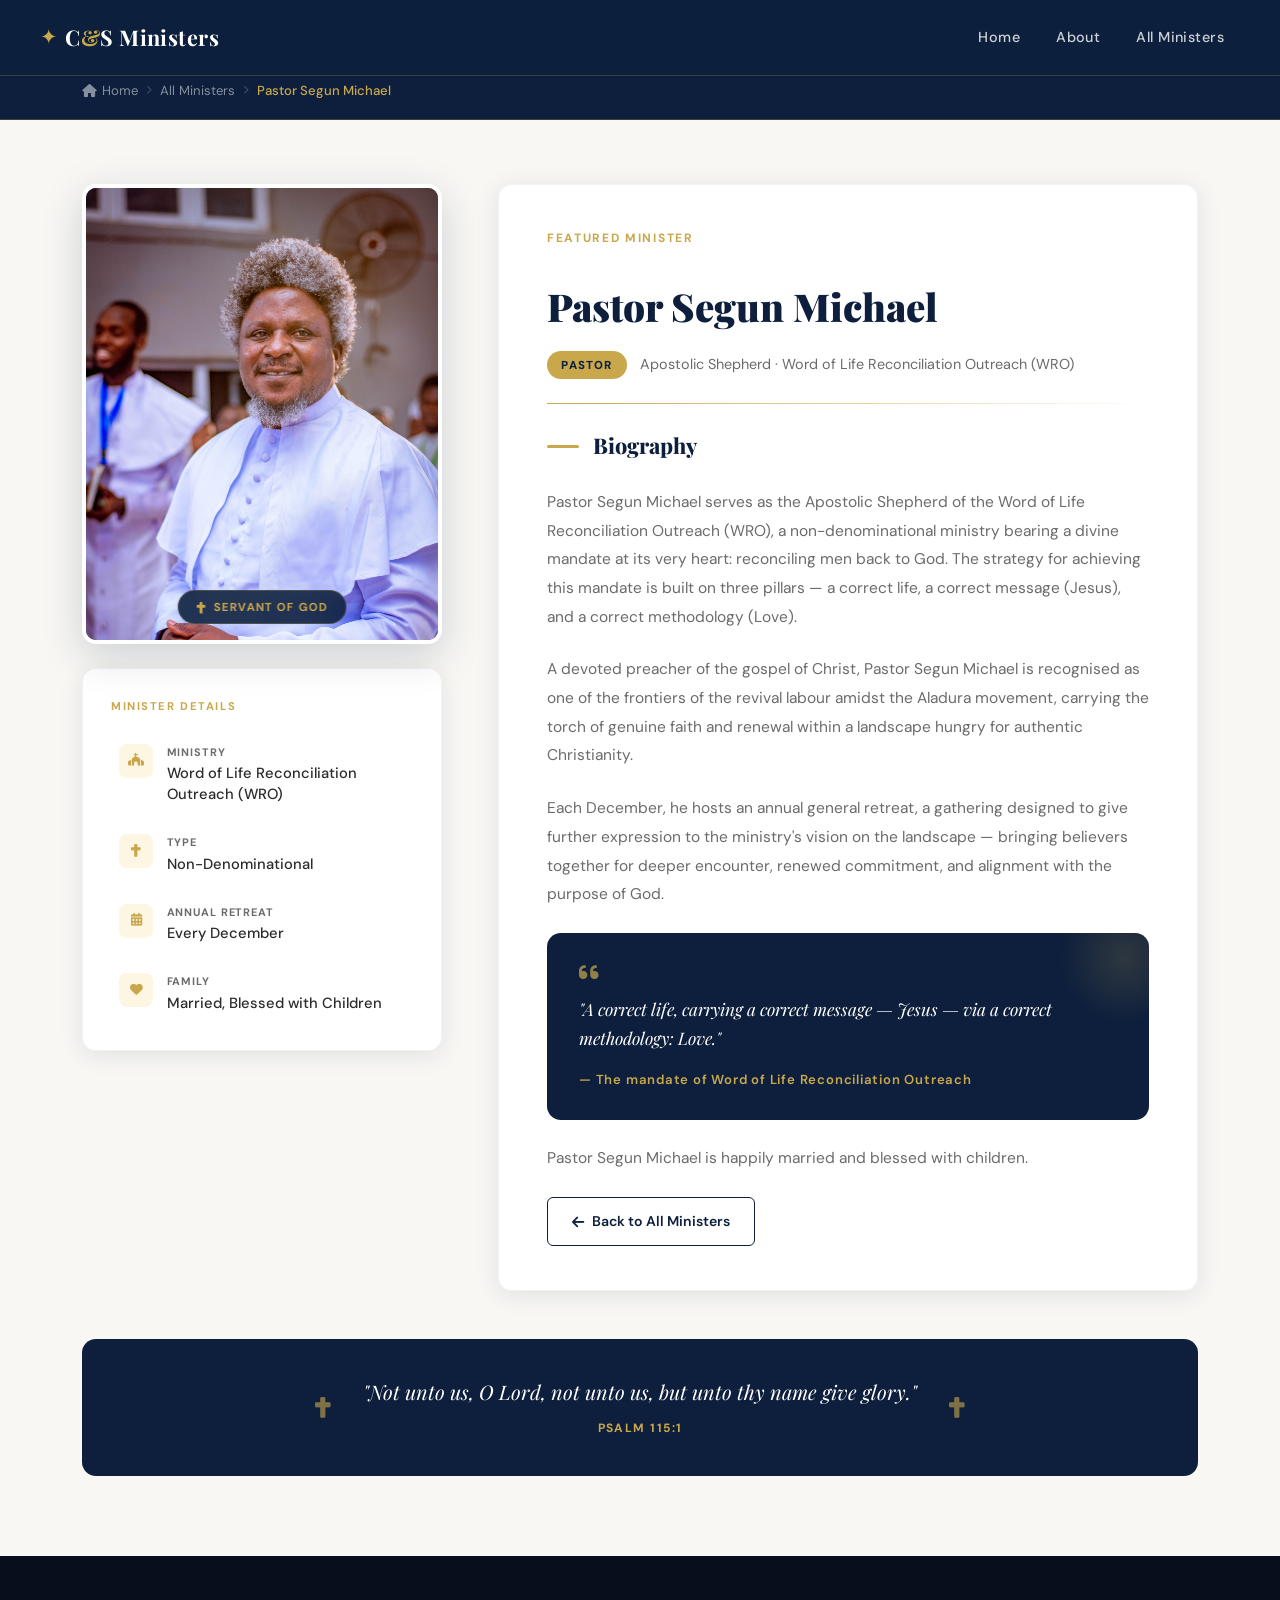
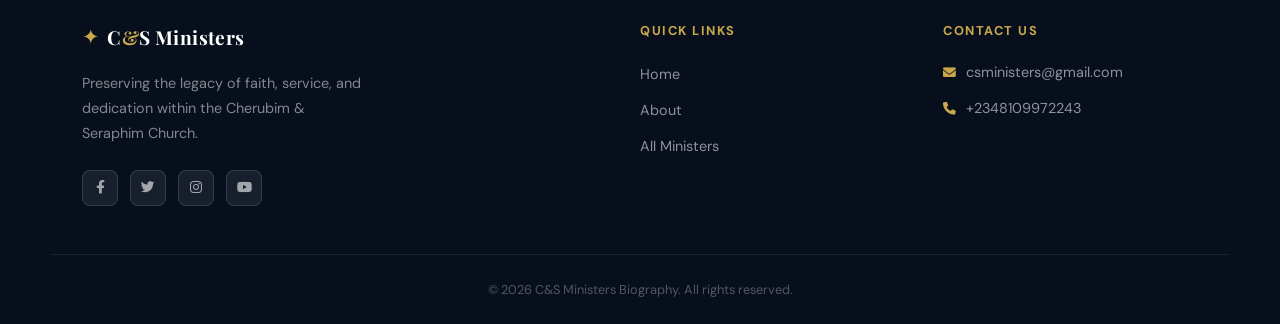
<file: ministers/pastor-segun/index.html>
<!DOCTYPE html>
<html lang="en">
<head>
    <meta charset="UTF-8">
    <meta name="viewport" content="width=device-width, initial-scale=1.0">
    <title>Pastor Segun Michael - C&S Ministers Biography</title>
    <link rel="stylesheet" href="../../css/style.css">
    <link rel="stylesheet" href="../pastorsam/profile.css">
    <link rel="stylesheet" href="https://cdnjs.cloudflare.com/ajax/libs/font-awesome/6.0.0/css/all.min.css">
    <link href="https://fonts.googleapis.com/css2?family=Playfair+Display:ital,wght@0,400;0,700;0,900;1,400&family=DM+Sans:wght@300;400;500;600&display=swap" rel="stylesheet">
</head>
<body>

    <!-- ═══ NAVBAR ═══ -->
    <header>
        <nav class="navbar" id="navbar">
            <div class="logo">
                <span class="logo-icon">✦</span>
                <h1>C<span class="amp">&amp;</span>S Ministers</h1>
            </div>
            <div class="nav-links" id="navLinks">
                <a href="../../index.html">Home</a>
                <a href="../../about.html">About</a>
                <a href="../../ministerspage/">All Ministers</a>
                <!-- <a href="../../contact.html">Contact</a> -->
            </div>
            <div class="hamburger" id="hamburger" aria-label="Toggle menu">
                <span></span>
                <span></span>
                <span></span>
            </div>
        </nav>
    </header>

    <main>

        <!-- ═══ BREADCRUMB ═══ -->
        <div class="pg-breadcrumb-bar">
            <div class="container">
                <nav class="pg-breadcrumb">
                    <a href="../../index.html"><i class="fas fa-home"></i> Home</a>
                    <i class="fas fa-chevron-right pg-sep"></i>
                    <a href="../../ministerspage/">All Ministers</a>
                    <i class="fas fa-chevron-right pg-sep"></i>
                    <span>Pastor Segun Michael</span>
                </nav>
            </div>
        </div>

        <!-- ═══ PROFILE ═══ -->
        <section class="pg-section">
            <div class="container">

                <!-- TWO COLUMNS: left image | right bio -->
                <div class="pg-grid">

                    <!-- LEFT -->
                    <div class="pg-left">

                        <div class="pg-photo-wrap">
                            <img src="../../images/10.jpg" alt="Pastor Segun Michael">
                            <div class="pg-photo-badge">
                                <i class="fas fa-cross"></i>
                                <span>Servant of God</span>
                            </div>
                        </div>

                        <div class="pg-details-card">
                            <p class="pg-details-title">Minister Details</p>
                            <ul class="pg-details-list">
                                <li>
                                    <div class="pg-detail-icon"><i class="fas fa-church"></i></div>
                                    <div class="pg-detail-text">
                                        <span class="pg-detail-key">Ministry</span>
                                        <span class="pg-detail-val">Word of Life Reconciliation Outreach (WRO)</span>
                                    </div>
                                </li>
                                <li>
                                    <div class="pg-detail-icon"><i class="fas fa-cross"></i></div>
                                    <div class="pg-detail-text">
                                        <span class="pg-detail-key">Type</span>
                                        <span class="pg-detail-val">Non-Denominational</span>
                                    </div>
                                </li>
                                <li>
                                    <div class="pg-detail-icon"><i class="fas fa-calendar-alt"></i></div>
                                    <div class="pg-detail-text">
                                        <span class="pg-detail-key">Annual Retreat</span>
                                        <span class="pg-detail-val">Every December</span>
                                    </div>
                                </li>
                                <li>
                                    <div class="pg-detail-icon"><i class="fas fa-heart"></i></div>
                                    <div class="pg-detail-text">
                                        <span class="pg-detail-key">Family</span>
                                        <span class="pg-detail-val">Married, Blessed with Children</span>
                                    </div>
                                </li>
                            </ul>
                        </div>

                    </div>

                    <!-- RIGHT -->
                    <div class="pg-right">

                        <p class="section-tag">Featured Minister</p>
                        <h1 class="pg-name">Pastor Segun Michael</h1>

                        <div class="pg-role-row">
                            <span class="pg-role-pill">Pastor</span>
                            <span class="pg-role-sub">Apostolic Shepherd · Word of Life Reconciliation Outreach (WRO)</span>
                        </div>

                        <div class="pg-divider"></div>

                        <h2 class="pg-bio-heading">
                            <span class="pg-heading-bar"></span>
                            Biography
                        </h2>

                        <p class="pg-bio-text">Pastor Segun Michael serves as the Apostolic Shepherd of the Word of Life Reconciliation Outreach (WRO), a non-denominational ministry bearing a divine mandate at its very heart: reconciling men back to God. The strategy for achieving this mandate is built on three pillars — a correct life, a correct message (Jesus), and a correct methodology (Love).</p>

                        <p class="pg-bio-text">A devoted preacher of the gospel of Christ, Pastor Segun Michael is recognised as one of the frontiers of the revival labour amidst the Aladura movement, carrying the torch of genuine faith and renewal within a landscape hungry for authentic Christianity.</p>

                        <p class="pg-bio-text">Each December, he hosts an annual general retreat, a gathering designed to give further expression to the ministry's vision on the landscape — bringing believers together for deeper encounter, renewed commitment, and alignment with the purpose of God.</p>

                        <blockquote class="pg-quote">
                            <i class="fas fa-quote-left"></i>
                            <p>"A correct life, carrying a correct message — Jesus — via a correct methodology: Love."</p>
                            <cite>— The mandate of Word of Life Reconciliation Outreach</cite>
                        </blockquote>

                        <p class="pg-bio-text">Pastor Segun Michael is happily married and blessed with children.</p>

                        <a href="../../ministerspage/" class="pg-back-btn">
                            <i class="fas fa-arrow-left"></i> Back to All Ministers
                        </a>

                    </div>
                </div>

                <!-- SCRIPTURE STRIP -->
                <div class="pg-scripture">
                    <div class="pg-scripture-cross"><i class="fas fa-cross"></i></div>
                    <div class="pg-scripture-text">
                        <p>"Not unto us, O Lord, not unto us, but unto thy name give glory."</p>
                        <span>Psalm 115:1</span>
                    </div>
                    <div class="pg-scripture-cross"><i class="fas fa-cross"></i></div>
                </div>

            </div>
        </section>

    </main>

    <!-- ═══ FOOTER ═══ -->
    <footer>
        <div class="footer-top">
            <div class="footer-brand">
                <div class="logo">
                    <span class="logo-icon">✦</span>
                    <h2>C<span class="amp">&amp;</span>S Ministers</h2>
                </div>
                <p>Preserving the legacy of faith, service, and dedication within the Cherubim &amp; Seraphim Church.</p>
                <div class="social-icons">
                    <a href="#" aria-label="Facebook"><i class="fab fa-facebook-f"></i></a>
                    <a href="#" aria-label="Twitter"><i class="fab fa-twitter"></i></a>
                    <a href="#" aria-label="Instagram"><i class="fab fa-instagram"></i></a>
                    <a href="#" aria-label="YouTube"><i class="fab fa-youtube"></i></a>
                </div>
            </div>
            <div class="footer-links">
                <h4>Quick Links</h4>
                <ul>
                    <li><a href="../../index.html">Home</a></li>
                    <li><a href="../../about.html">About</a></li>
                    <li><a href="../../ministerspage/">All Ministers</a></li>
                   <!--  <li><a href="../../contact.html">Contact</a></li> -->
                </ul>
            </div>
            <div class="footer-contact">
                <h4>Contact Us</h4>
                <p><i class="fas fa-envelope"></i> csministers@gmail.com</p>
                <p><i class="fas fa-phone"></i> +2348109972243</p>
            </div>
        </div>
        <div class="footer-bottom">
            <p>&copy; 2026 C&amp;S Ministers Biography. All rights reserved.</p>
        </div>
    </footer>

    <script src="../pastorsam/profile.js"></script>
</body>
</html>
</file>
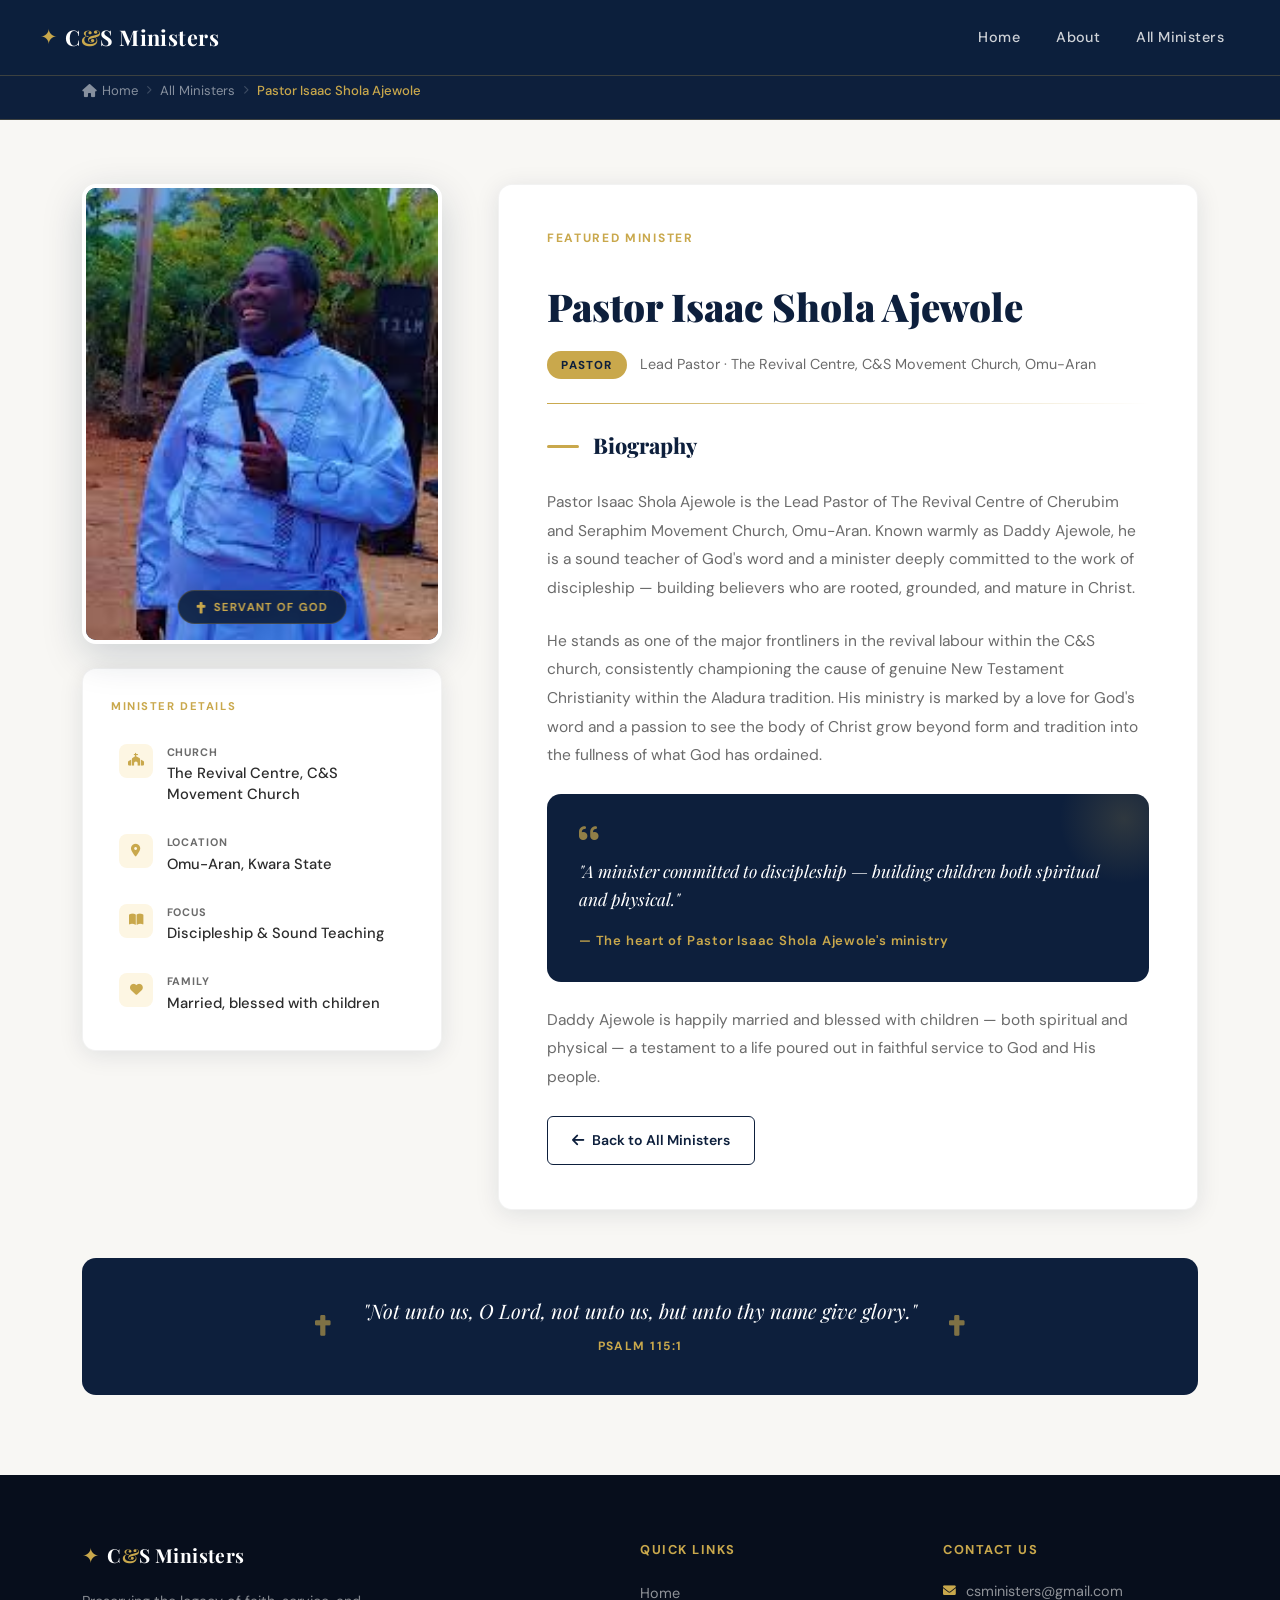
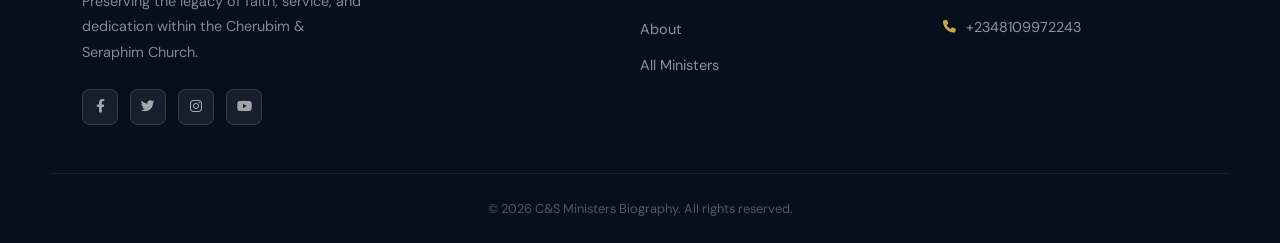
<file: ministers/pastor-sola/index.html>
<!DOCTYPE html>
<html lang="en">
<head>
    <meta charset="UTF-8">
    <meta name="viewport" content="width=device-width, initial-scale=1.0">
    <title>Pastor Isaac Shola Ajewole - C&S Ministers Biography</title>
    <link rel="stylesheet" href="../../css/style.css">
    <link rel="stylesheet" href="../pastorsam/profile.css">
    <link rel="stylesheet" href="https://cdnjs.cloudflare.com/ajax/libs/font-awesome/6.0.0/css/all.min.css">
    <link href="https://fonts.googleapis.com/css2?family=Playfair+Display:ital,wght@0,400;0,700;0,900;1,400&family=DM+Sans:wght@300;400;500;600&display=swap" rel="stylesheet">
</head>
<body>

    <!-- ═══ NAVBAR ═══ -->
    <header>
        <nav class="navbar" id="navbar">
            <div class="logo">
                <span class="logo-icon">✦</span>
                <h1>C<span class="amp">&amp;</span>S Ministers</h1>
            </div>
            <div class="nav-links" id="navLinks">
                <a href="../../index.html">Home</a>
                <a href="../../about.html">About</a>
                <a href="../../ministerspage/">All Ministers</a>
               <!--  <a href="../../contact.html">Contact</a> -->
            </div>
            <div class="hamburger" id="hamburger" aria-label="Toggle menu">
                <span></span>
                <span></span>
                <span></span>
            </div>
        </nav>
    </header>

    <main>

        <!-- ═══ BREADCRUMB ═══ -->
        <div class="pg-breadcrumb-bar">
            <div class="container">
                <nav class="pg-breadcrumb">
                    <a href="../../index.html"><i class="fas fa-home"></i> Home</a>
                    <i class="fas fa-chevron-right pg-sep"></i>
                    <a href="../../ministerspage/">All Ministers</a>
                    <i class="fas fa-chevron-right pg-sep"></i>
                    <span>Pastor Isaac Shola Ajewole</span>
                </nav>
            </div>
        </div>

        <!-- ═══ PROFILE ═══ -->
        <section class="pg-section">
            <div class="container">

                <!-- TWO COLUMNS: left image | right bio -->
                <div class="pg-grid">

                    <!-- LEFT -->
                    <div class="pg-left">

                        <div class="pg-photo-wrap">
                            <img src="../../images/14.jpg" alt="Pastor Isaac Shola Ajewole">
                            <div class="pg-photo-badge">
                                <i class="fas fa-cross"></i>
                                <span>Servant of God</span>
                            </div>
                        </div>

                        <div class="pg-details-card">
                            <p class="pg-details-title">Minister Details</p>
                            <ul class="pg-details-list">
                                <li>
                                    <div class="pg-detail-icon"><i class="fas fa-church"></i></div>
                                    <div class="pg-detail-text">
                                        <span class="pg-detail-key">Church</span>
                                        <span class="pg-detail-val">The Revival Centre, C&amp;S Movement Church</span>
                                    </div>
                                </li>
                                <li>
                                    <div class="pg-detail-icon"><i class="fas fa-map-marker-alt"></i></div>
                                    <div class="pg-detail-text">
                                        <span class="pg-detail-key">Location</span>
                                        <span class="pg-detail-val">Omu-Aran, Kwara State</span>
                                    </div>
                                </li>
                                <li>
                                    <div class="pg-detail-icon"><i class="fas fa-book-open"></i></div>
                                    <div class="pg-detail-text">
                                        <span class="pg-detail-key">Focus</span>
                                        <span class="pg-detail-val">Discipleship &amp; Sound Teaching</span>
                                    </div>
                                </li>
                                <li>
                                    <div class="pg-detail-icon"><i class="fas fa-heart"></i></div>
                                    <div class="pg-detail-text">
                                        <span class="pg-detail-key">Family</span>
                                        <span class="pg-detail-val">Married, blessed with children</span>
                                    </div>
                                </li>
                            </ul>
                        </div>

                    </div>

                    <!-- RIGHT -->
                    <div class="pg-right">

                        <p class="section-tag">Featured Minister</p>
                        <h1 class="pg-name">Pastor Isaac Shola Ajewole</h1>

                        <div class="pg-role-row">
                            <span class="pg-role-pill">Pastor</span>
                            <span class="pg-role-sub">Lead Pastor · The Revival Centre, C&amp;S Movement Church, Omu-Aran</span>
                        </div>

                        <div class="pg-divider"></div>

                        <h2 class="pg-bio-heading">
                            <span class="pg-heading-bar"></span>
                            Biography
                        </h2>

                        <p class="pg-bio-text">Pastor Isaac Shola Ajewole is the Lead Pastor of The Revival Centre of Cherubim and Seraphim Movement Church, Omu-Aran. Known warmly as Daddy Ajewole, he is a sound teacher of God's word and a minister deeply committed to the work of discipleship — building believers who are rooted, grounded, and mature in Christ.</p>

                        <p class="pg-bio-text">He stands as one of the major frontliners in the revival labour within the C&amp;S church, consistently championing the cause of genuine New Testament Christianity within the Aladura tradition. His ministry is marked by a love for God's word and a passion to see the body of Christ grow beyond form and tradition into the fullness of what God has ordained.</p>

                        <blockquote class="pg-quote">
                            <i class="fas fa-quote-left"></i>
                            <p>"A minister committed to discipleship — building children both spiritual and physical."</p>
                            <cite>— The heart of Pastor Isaac Shola Ajewole's ministry</cite>
                        </blockquote>

                        <p class="pg-bio-text">Daddy Ajewole is happily married and blessed with children — both spiritual and physical — a testament to a life poured out in faithful service to God and His people.</p>

                        <a href="../../ministerspage/" class="pg-back-btn">
                            <i class="fas fa-arrow-left"></i> Back to All Ministers
                        </a>

                    </div>
                </div>

                <!-- SCRIPTURE STRIP -->
                <div class="pg-scripture">
                    <div class="pg-scripture-cross"><i class="fas fa-cross"></i></div>
                    <div class="pg-scripture-text">
                        <p>"Not unto us, O Lord, not unto us, but unto thy name give glory."</p>
                        <span>Psalm 115:1</span>
                    </div>
                    <div class="pg-scripture-cross"><i class="fas fa-cross"></i></div>
                </div>

            </div>
        </section>

    </main>

    <!-- ═══ FOOTER ═══ -->
    <footer>
        <div class="footer-top">
            <div class="footer-brand">
                <div class="logo">
                    <span class="logo-icon">✦</span>
                    <h2>C<span class="amp">&amp;</span>S Ministers</h2>
                </div>
                <p>Preserving the legacy of faith, service, and dedication within the Cherubim &amp; Seraphim Church.</p>
                <div class="social-icons">
                    <a href="#" aria-label="Facebook"><i class="fab fa-facebook-f"></i></a>
                    <a href="#" aria-label="Twitter"><i class="fab fa-twitter"></i></a>
                    <a href="#" aria-label="Instagram"><i class="fab fa-instagram"></i></a>
                    <a href="#" aria-label="YouTube"><i class="fab fa-youtube"></i></a>
                </div>
            </div>
            <div class="footer-links">
                <h4>Quick Links</h4>
                <ul>
                    <li><a href="../../index.html">Home</a></li>
                    <li><a href="../../about.html">About</a></li>
                    <li><a href="../../ministerspage/">All Ministers</a></li>
                    <!-- <li><a href="../../contact.html">Contact</a></li> -->
                </ul>
            </div>
            <div class="footer-contact">
                <h4>Contact Us</h4>
                <p><i class="fas fa-envelope"></i> csministers@gmail.com</p>
                <p><i class="fas fa-phone"></i> +2348109972243</p>
            </div>
        </div>
        <div class="footer-bottom">
            <p>&copy; 2026 C&amp;S Ministers Biography. All rights reserved.</p>
        </div>
    </footer>

    <script src="../pastorsam/profile.js"></script>
</body>
</html>
</file>
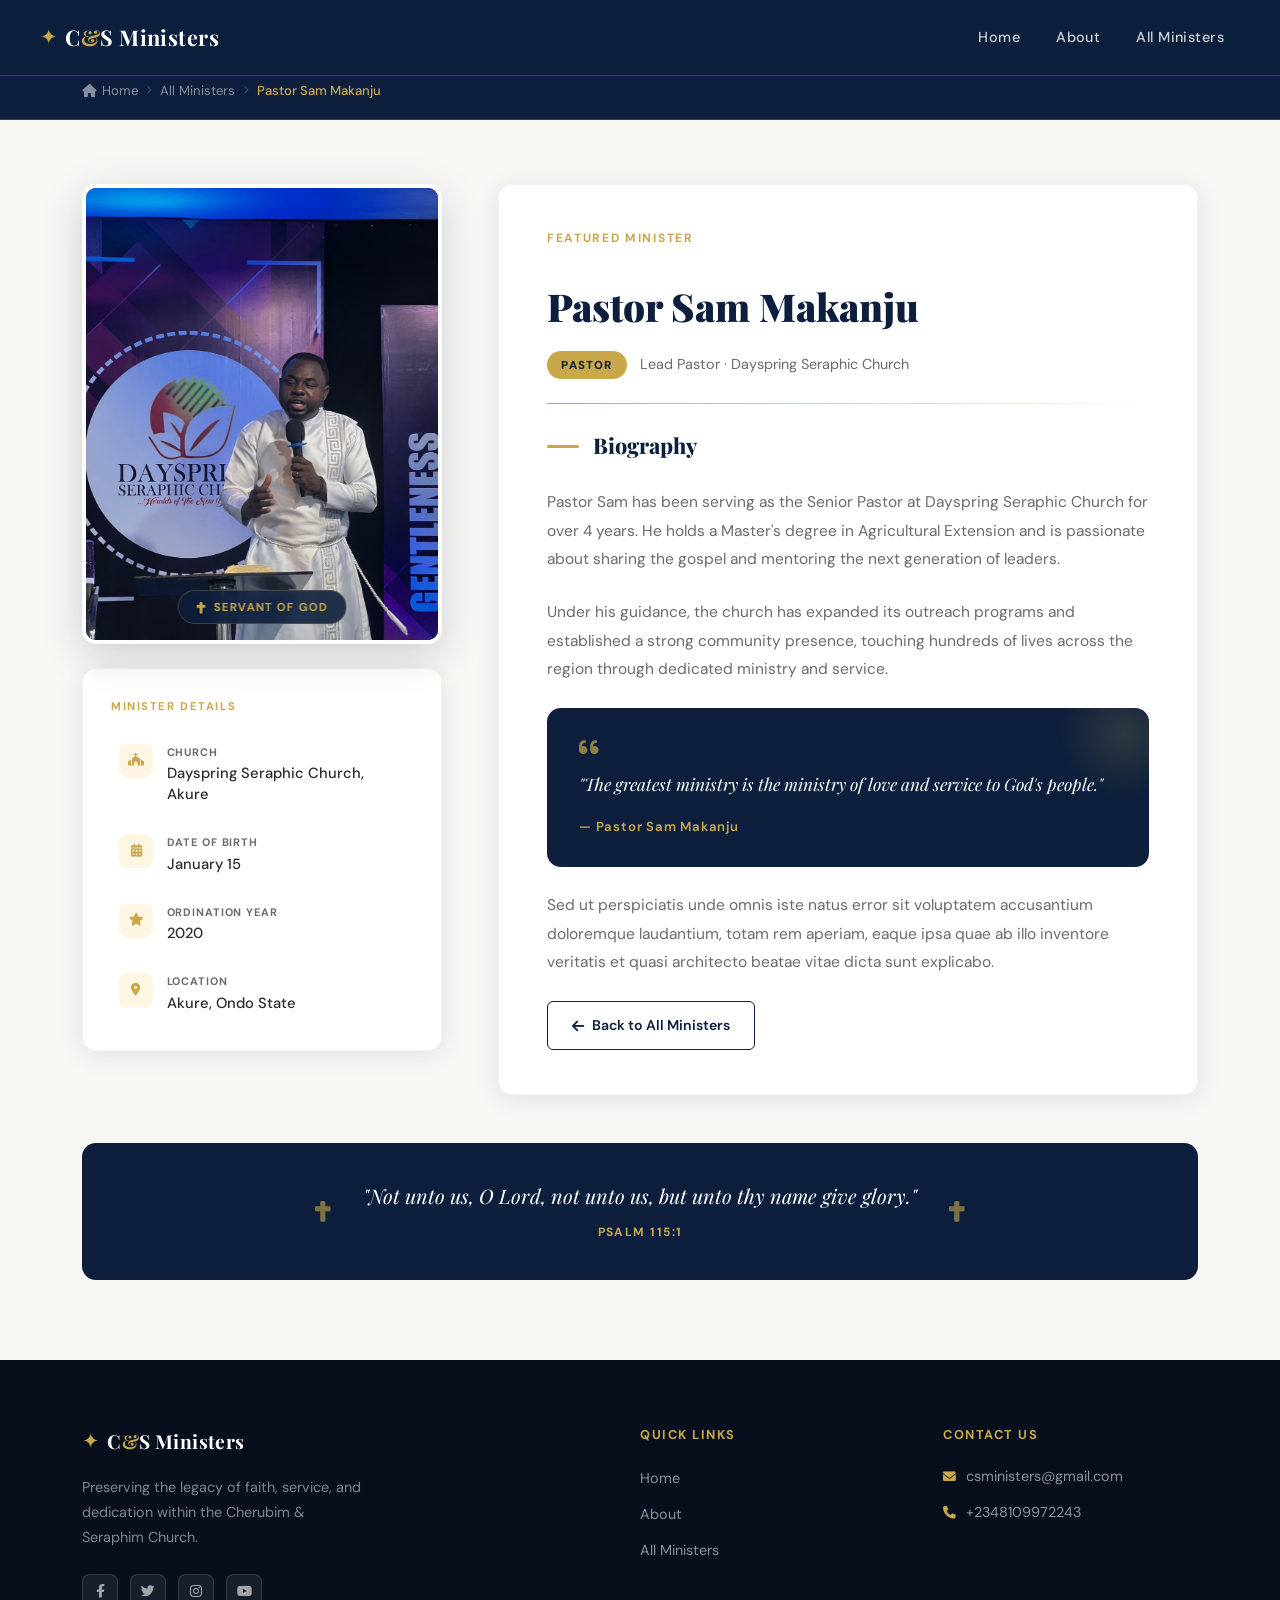
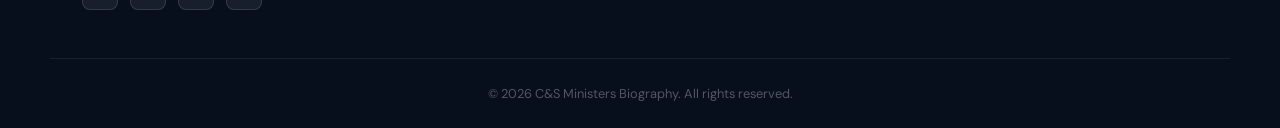
<file: ministers/pastorsam/index.html>
<!DOCTYPE html>
<html lang="en">
<head>
    <meta charset="UTF-8">
    <meta name="viewport" content="width=device-width, initial-scale=1.0">
    <title>Pastor Sam Makanju - C&S Ministers Biography</title>
    <link rel="stylesheet" href="../../css/style.css">
    <link rel="stylesheet" href="profile.css">
    <link rel="stylesheet" href="https://cdnjs.cloudflare.com/ajax/libs/font-awesome/6.0.0/css/all.min.css">
    <link href="https://fonts.googleapis.com/css2?family=Playfair+Display:ital,wght@0,400;0,700;0,900;1,400&family=DM+Sans:wght@300;400;500;600&display=swap" rel="stylesheet">
</head>
<body>

    <!-- ═══ NAVBAR ═══ -->
    <header>
        <nav class="navbar" id="navbar">
            <div class="logo">
                <span class="logo-icon">✦</span>
                <h1>C<span class="amp">&amp;</span>S Ministers</h1>
            </div>
            <div class="nav-links" id="navLinks">
                <a href="../../index.html">Home</a>
                <a href="../../about.html">About</a>
                <a href="../../ministerspage/">All Ministers</a>
                <!-- <a href="../../contact.html">Contact</a> -->
            </div>
            <div class="hamburger" id="hamburger" aria-label="Toggle menu">
                <span></span>
                <span></span>
                <span></span>
            </div>
        </nav>
    </header>

    <main>

        <!-- ═══ BREADCRUMB ═══ -->
        <div class="pg-breadcrumb-bar">
            <div class="container">
                <nav class="pg-breadcrumb">
                    <a href="../../index.html"><i class="fas fa-home"></i> Home</a>
                    <i class="fas fa-chevron-right pg-sep"></i>
                    <a href="../../ministerspage/">All Ministers</a>
                    <i class="fas fa-chevron-right pg-sep"></i>
                    <span>Pastor Sam Makanju</span>
                </nav>
            </div>
        </div>

        <!-- ═══ PROFILE ═══ -->
        <section class="pg-section">
            <div class="container">

                <!-- TWO COLUMNS: left image | right bio -->
                <div class="pg-grid">

                    <!-- LEFT -->
                    <div class="pg-left">

                        <div class="pg-photo-wrap">
                            <img src="../../images/pst-sam-makanju.jpg" alt="Pastor Sam Makanju">
                            <div class="pg-photo-badge">
                                <i class="fas fa-cross"></i>
                                <span>Servant of God</span>
                            </div>
                        </div>

                        <div class="pg-details-card">
                            <p class="pg-details-title">Minister Details</p>
                            <ul class="pg-details-list">
                                <li>
                                    <div class="pg-detail-icon"><i class="fas fa-church"></i></div>
                                    <div class="pg-detail-text">
                                        <span class="pg-detail-key">Church</span>
                                        <span class="pg-detail-val">Dayspring Seraphic Church, Akure</span>
                                    </div>
                                </li>
                                <li>
                                    <div class="pg-detail-icon"><i class="fas fa-calendar-alt"></i></div>
                                    <div class="pg-detail-text">
                                        <span class="pg-detail-key">Date of Birth</span>
                                        <span class="pg-detail-val">January 15</span>
                                    </div>
                                </li>
                                <li>
                                    <div class="pg-detail-icon"><i class="fas fa-star"></i></div>
                                    <div class="pg-detail-text">
                                        <span class="pg-detail-key">Ordination Year</span>
                                        <span class="pg-detail-val">2020</span>
                                    </div>
                                </li>
                                <li>
                                    <div class="pg-detail-icon"><i class="fas fa-map-marker-alt"></i></div>
                                    <div class="pg-detail-text">
                                        <span class="pg-detail-key">Location</span>
                                        <span class="pg-detail-val">Akure, Ondo State</span>
                                    </div>
                                </li>
                            </ul>
                        </div>

                    </div>

                    <!-- RIGHT -->
                    <div class="pg-right">

                        <p class="section-tag">Featured Minister</p>
                        <h1 class="pg-name">Pastor Sam Makanju</h1>

                        <div class="pg-role-row">
                            <span class="pg-role-pill">Pastor</span>
                            <span class="pg-role-sub">Lead Pastor · Dayspring Seraphic Church</span>
                        </div>

                        <div class="pg-divider"></div>

                        <h2 class="pg-bio-heading">
                            <span class="pg-heading-bar"></span>
                            Biography
                        </h2>

                        <p class="pg-bio-text">Pastor Sam has been serving as the Senior Pastor at Dayspring Seraphic Church for over 4 years. He holds a Master's degree in Agricultural Extension and is passionate about sharing the gospel and mentoring the next generation of leaders.</p>

                        <p class="pg-bio-text">Under his guidance, the church has expanded its outreach programs and established a strong community presence, touching hundreds of lives across the region through dedicated ministry and service.</p>

                        <blockquote class="pg-quote">
                            <i class="fas fa-quote-left"></i>
                            <p>"The greatest ministry is the ministry of love and service to God's people."</p>
                            <cite>— Pastor Sam Makanju</cite>
                        </blockquote>

                        <p class="pg-bio-text">Sed ut perspiciatis unde omnis iste natus error sit voluptatem accusantium doloremque laudantium, totam rem aperiam, eaque ipsa quae ab illo inventore veritatis et quasi architecto beatae vitae dicta sunt explicabo.</p>

                        <a href="../../ministerspage/" class="pg-back-btn">
                            <i class="fas fa-arrow-left"></i> Back to All Ministers
                        </a>

                    </div>
                </div>

                <!-- SCRIPTURE STRIP -->
                <div class="pg-scripture">
                    <div class="pg-scripture-cross"><i class="fas fa-cross"></i></div>
                    <div class="pg-scripture-text">
                        <p>"Not unto us, O Lord, not unto us, but unto thy name give glory."</p>
                        <span>Psalm 115:1</span>
                    </div>
                    <div class="pg-scripture-cross"><i class="fas fa-cross"></i></div>
                </div>

            </div>
        </section>

    </main>

    <!-- ═══ FOOTER ═══ -->
    <footer>
        <div class="footer-top">
            <div class="footer-brand">
                <div class="logo">
                    <span class="logo-icon">✦</span>
                    <h2>C<span class="amp">&amp;</span>S Ministers</h2>
                </div>
                <p>Preserving the legacy of faith, service, and dedication within the Cherubim &amp; Seraphim Church.</p>
                <div class="social-icons">
                    <a href="#" aria-label="Facebook"><i class="fab fa-facebook-f"></i></a>
                    <a href="#" aria-label="Twitter"><i class="fab fa-twitter"></i></a>
                    <a href="#" aria-label="Instagram"><i class="fab fa-instagram"></i></a>
                    <a href="#" aria-label="YouTube"><i class="fab fa-youtube"></i></a>
                </div>
            </div>
            <div class="footer-links">
                <h4>Quick Links</h4>
                <ul>
                    <li><a href="../../index.html">Home</a></li>
                    <li><a href="../../about.html">About</a></li>
                    <li><a href="../../ministerspage/">All Ministers</a></li>
                    <!-- <li><a href="../../contact.html">Contact</a></li> -->
                </ul>
            </div>
            <div class="footer-contact">
                <h4>Contact Us</h4>
                <p><i class="fas fa-envelope"></i> csministers@gmail.com</p>
                <p><i class="fas fa-phone"></i> +2348109972243</p>
            </div>
        </div>
        <div class="footer-bottom">
            <p>&copy; 2026 C&amp;S Ministers Biography. All rights reserved.</p>
        </div>
    </footer>


    <script src="profile.js"></script>
</body>
</html>
</file>
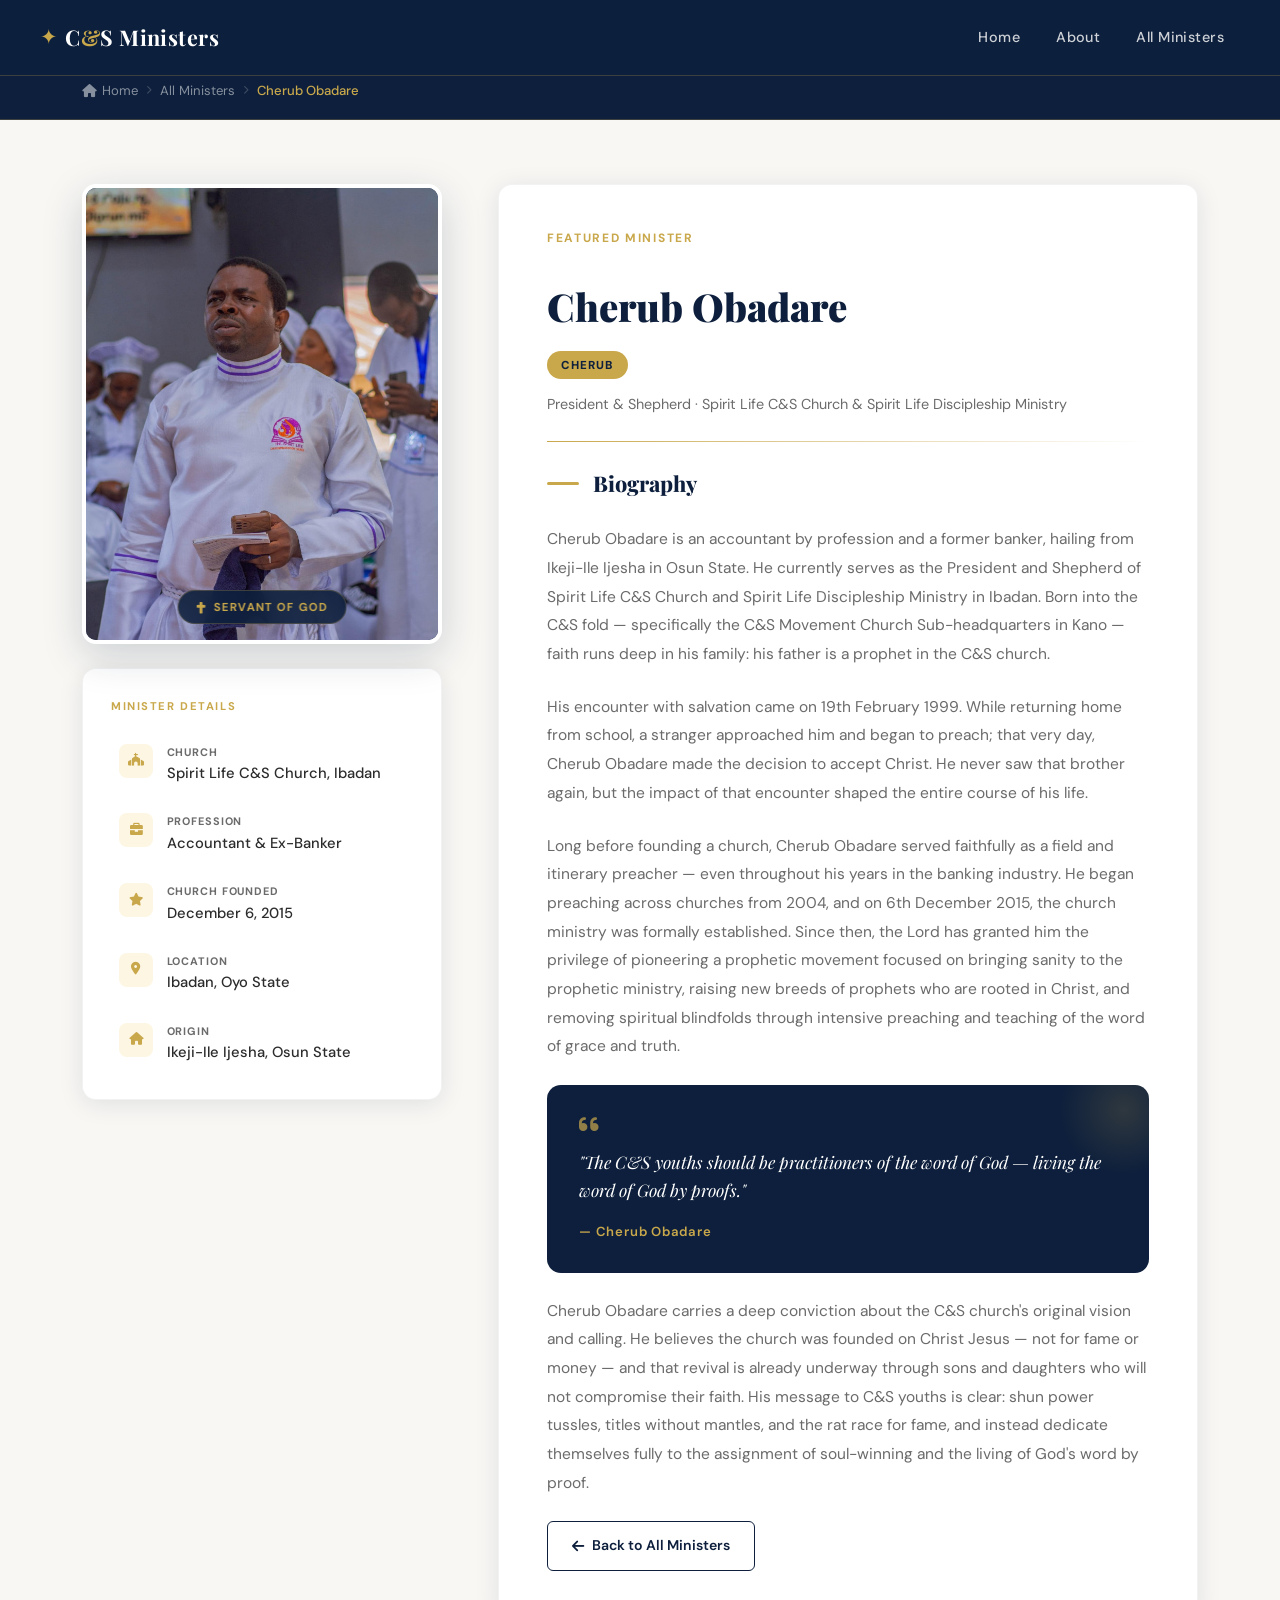
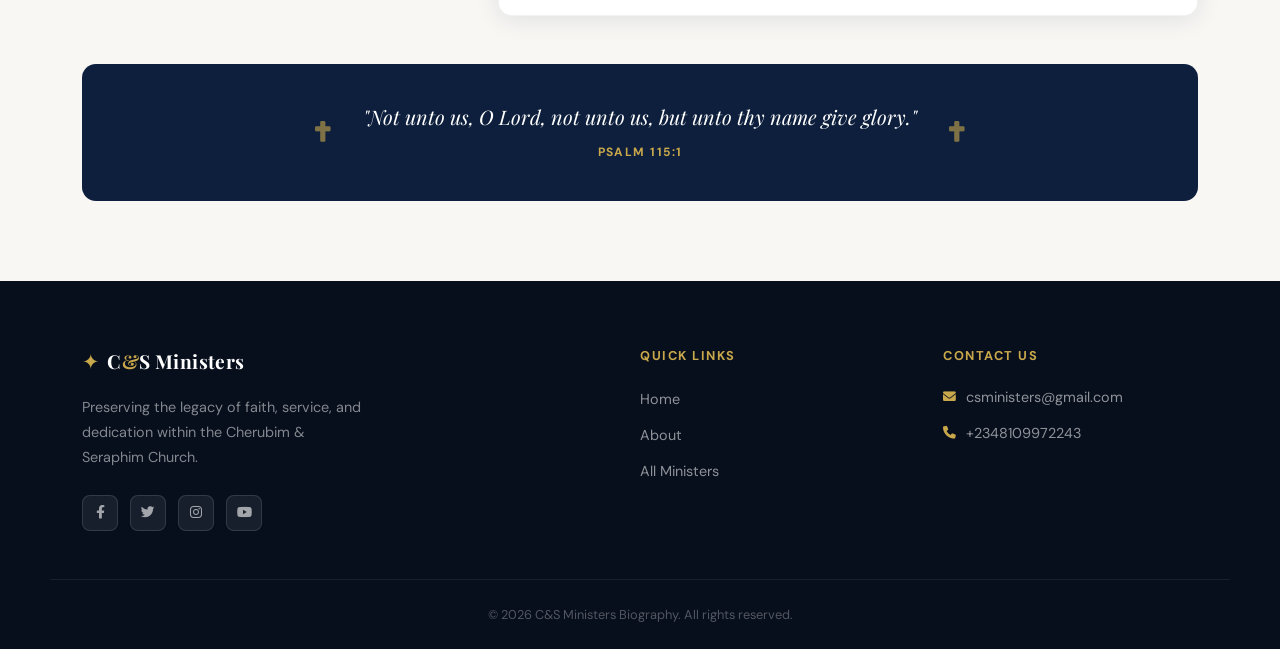
<file: ministers/propeth-cherub/index.html>
<!DOCTYPE html>
<html lang="en">
<head>
    <meta charset="UTF-8">
    <meta name="viewport" content="width=device-width, initial-scale=1.0">
    <title>Cherub Obadare - C&S Ministers Biography</title>
    <link rel="stylesheet" href="../../css/style.css">
    <link rel="stylesheet" href="../pastorsam/profile.css">
    <link rel="stylesheet" href="https://cdnjs.cloudflare.com/ajax/libs/font-awesome/6.0.0/css/all.min.css">
    <link href="https://fonts.googleapis.com/css2?family=Playfair+Display:ital,wght@0,400;0,700;0,900;1,400&family=DM+Sans:wght@300;400;500;600&display=swap" rel="stylesheet">
</head>
<body>

    <!-- ═══ NAVBAR ═══ -->
    <header>
        <nav class="navbar" id="navbar">
            <div class="logo">
                <span class="logo-icon">✦</span>
                <h1>C<span class="amp">&amp;</span>S Ministers</h1>
            </div>
            <div class="nav-links" id="navLinks">
                <a href="../../index.html">Home</a>
                <a href="../../about.html">About</a>
                <a href="../../ministerspage/">All Ministers</a>
                <!-- <a href="../../contact.html">Contact</a> -->
            </div>
            <div class="hamburger" id="hamburger" aria-label="Toggle menu">
                <span></span>
                <span></span>
                <span></span>
            </div>
        </nav>
    </header>

    <main>

        <!-- ═══ BREADCRUMB ═══ -->
        <div class="pg-breadcrumb-bar">
            <div class="container">
                <nav class="pg-breadcrumb">
                    <a href="../../index.html"><i class="fas fa-home"></i> Home</a>
                    <i class="fas fa-chevron-right pg-sep"></i>
                    <a href="../../ministerspage/">All Ministers</a>
                    <i class="fas fa-chevron-right pg-sep"></i>
                    <span>Cherub Obadare</span>
                </nav>
            </div>
        </div>

        <!-- ═══ PROFILE ═══ -->
        <section class="pg-section">
            <div class="container">

                <!-- TWO COLUMNS: left image | right bio -->
                <div class="pg-grid">

                    <!-- LEFT -->
                    <div class="pg-left">

                        <div class="pg-photo-wrap">
                            <img src="../../images/6.jpg" alt="Cherub Obadare">
                            <div class="pg-photo-badge">
                                <i class="fas fa-cross"></i>
                                <span>Servant of God</span>
                            </div>
                        </div>

                        <div class="pg-details-card">
                            <p class="pg-details-title">Minister Details</p>
                            <ul class="pg-details-list">
                                <li>
                                    <div class="pg-detail-icon"><i class="fas fa-church"></i></div>
                                    <div class="pg-detail-text">
                                        <span class="pg-detail-key">Church</span>
                                        <span class="pg-detail-val">Spirit Life C&amp;S Church, Ibadan</span>
                                    </div>
                                </li>
                                <li>
                                    <div class="pg-detail-icon"><i class="fas fa-briefcase"></i></div>
                                    <div class="pg-detail-text">
                                        <span class="pg-detail-key">Profession</span>
                                        <span class="pg-detail-val">Accountant &amp; Ex-Banker</span>
                                    </div>
                                </li>
                                <li>
                                    <div class="pg-detail-icon"><i class="fas fa-star"></i></div>
                                    <div class="pg-detail-text">
                                        <span class="pg-detail-key">Church Founded</span>
                                        <span class="pg-detail-val">December 6, 2015</span>
                                    </div>
                                </li>
                                <li>
                                    <div class="pg-detail-icon"><i class="fas fa-map-marker-alt"></i></div>
                                    <div class="pg-detail-text">
                                        <span class="pg-detail-key">Location</span>
                                        <span class="pg-detail-val">Ibadan, Oyo State</span>
                                    </div>
                                </li>
                                <li>
                                    <div class="pg-detail-icon"><i class="fas fa-home"></i></div>
                                    <div class="pg-detail-text">
                                        <span class="pg-detail-key">Origin</span>
                                        <span class="pg-detail-val">Ikeji-Ile Ijesha, Osun State</span>
                                    </div>
                                </li>
                            </ul>
                        </div>

                    </div>

                    <!-- RIGHT -->
                    <div class="pg-right">

                        <p class="section-tag">Featured Minister</p>
                        <h1 class="pg-name">Cherub Obadare</h1>

                        <div class="pg-role-row">
                            <span class="pg-role-pill">Cherub</span>
                            <span class="pg-role-sub">President &amp; Shepherd · Spirit Life C&amp;S Church &amp; Spirit Life Discipleship Ministry</span>
                        </div>

                        <div class="pg-divider"></div>

                        <h2 class="pg-bio-heading">
                            <span class="pg-heading-bar"></span>
                            Biography
                        </h2>

                        <p class="pg-bio-text">Cherub Obadare is an accountant by profession and a former banker, hailing from Ikeji-Ile Ijesha in Osun State. He currently serves as the President and Shepherd of Spirit Life C&amp;S Church and Spirit Life Discipleship Ministry in Ibadan. Born into the C&amp;S fold — specifically the C&amp;S Movement Church Sub-headquarters in Kano — faith runs deep in his family: his father is a prophet in the C&amp;S church.</p>

                        <p class="pg-bio-text">His encounter with salvation came on 19th February 1999. While returning home from school, a stranger approached him and began to preach; that very day, Cherub Obadare made the decision to accept Christ. He never saw that brother again, but the impact of that encounter shaped the entire course of his life.</p>

                        <p class="pg-bio-text">Long before founding a church, Cherub Obadare served faithfully as a field and itinerary preacher — even throughout his years in the banking industry. He began preaching across churches from 2004, and on 6th December 2015, the church ministry was formally established. Since then, the Lord has granted him the privilege of pioneering a prophetic movement focused on bringing sanity to the prophetic ministry, raising new breeds of prophets who are rooted in Christ, and removing spiritual blindfolds through intensive preaching and teaching of the word of grace and truth.</p>

                        <blockquote class="pg-quote">
                            <i class="fas fa-quote-left"></i>
                            <p>"The C&S youths should be practitioners of the word of God — living the word of God by proofs."</p>
                            <cite>— Cherub Obadare</cite>
                        </blockquote>

                        <p class="pg-bio-text">Cherub Obadare carries a deep conviction about the C&amp;S church's original vision and calling. He believes the church was founded on Christ Jesus — not for fame or money — and that revival is already underway through sons and daughters who will not compromise their faith. His message to C&amp;S youths is clear: shun power tussles, titles without mantles, and the rat race for fame, and instead dedicate themselves fully to the assignment of soul-winning and the living of God's word by proof.</p>

                        <a href="../../ministerspage/" class="pg-back-btn">
                            <i class="fas fa-arrow-left"></i> Back to All Ministers
                        </a>

                    </div>
                </div>

                <!-- SCRIPTURE STRIP -->
                <div class="pg-scripture">
                    <div class="pg-scripture-cross"><i class="fas fa-cross"></i></div>
                    <div class="pg-scripture-text">
                        <p>"Not unto us, O Lord, not unto us, but unto thy name give glory."</p>
                        <span>Psalm 115:1</span>
                    </div>
                    <div class="pg-scripture-cross"><i class="fas fa-cross"></i></div>
                </div>

            </div>
        </section>

    </main>

    <!-- ═══ FOOTER ═══ -->
    <footer>
        <div class="footer-top">
            <div class="footer-brand">
                <div class="logo">
                    <span class="logo-icon">✦</span>
                    <h2>C<span class="amp">&amp;</span>S Ministers</h2>
                </div>
                <p>Preserving the legacy of faith, service, and dedication within the Cherubim &amp; Seraphim Church.</p>
                <div class="social-icons">
                    <a href="#" aria-label="Facebook"><i class="fab fa-facebook-f"></i></a>
                    <a href="#" aria-label="Twitter"><i class="fab fa-twitter"></i></a>
                    <a href="#" aria-label="Instagram"><i class="fab fa-instagram"></i></a>
                    <a href="#" aria-label="YouTube"><i class="fab fa-youtube"></i></a>
                </div>
            </div>
            <div class="footer-links">
                <h4>Quick Links</h4>
                <ul>
                    <li><a href="../../index.html">Home</a></li>
                    <li><a href="../../about.html">About</a></li>
                    <li><a href="../../ministerspage/">All Ministers</a></li>
                   <!--  <li><a href="../../contact.html">Contact</a></li> -->
                </ul>
            </div>
            <div class="footer-contact">
                <h4>Contact Us</h4>
                <p><i class="fas fa-envelope"></i> csministers@gmail.com</p>
                <p><i class="fas fa-phone"></i> +2348109972243</p>
            </div>
        </div>
        <div class="footer-bottom">
            <p>&copy; 2026 C&amp;S Ministers Biography. All rights reserved.</p>
        </div>
    </footer>

    <script src="../pastorsam/profile.js"></script>
</body>
</html>
</file>
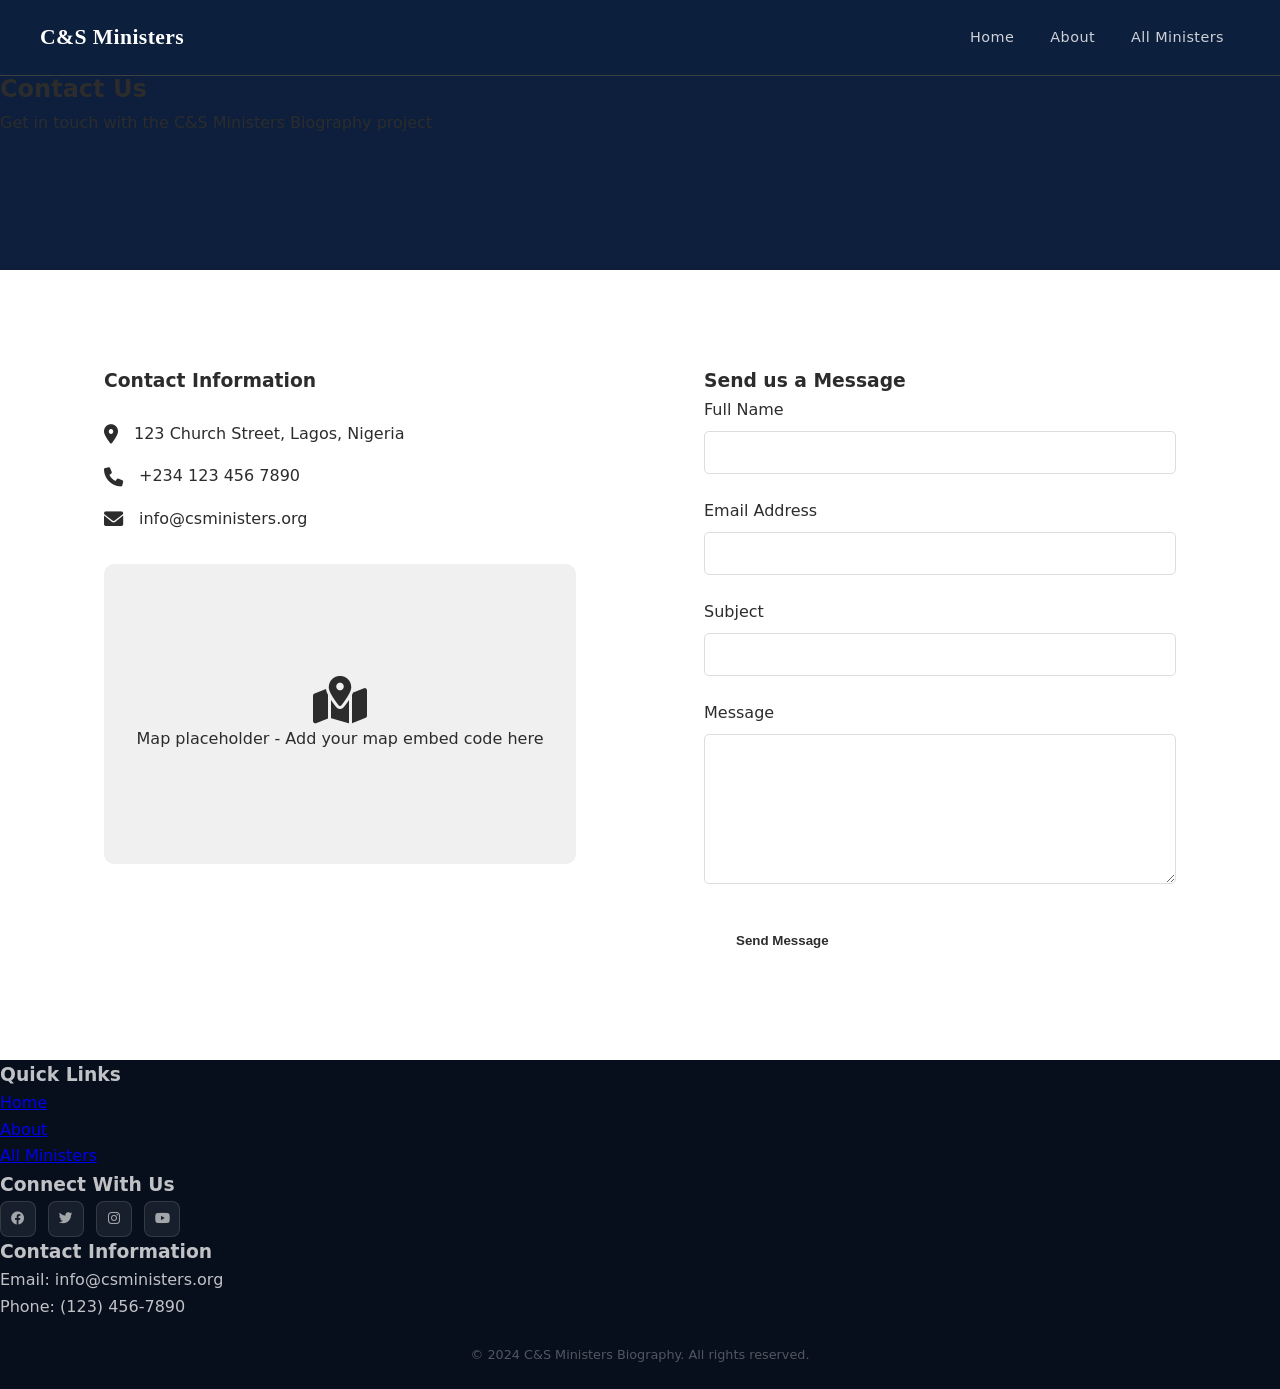
<file: contact.html>
<!DOCTYPE html>
<html lang="en">
<head>
    <meta charset="UTF-8">
    <meta name="viewport" content="width=device-width, initial-scale=1.0">
    <title>Contact | C&S Ministers Biography</title>
    <link rel="stylesheet" href="css/style.css">
    <link rel="stylesheet" href="https://cdnjs.cloudflare.com/ajax/libs/font-awesome/6.0.0/css/all.min.css">
    <link href="https://fonts.googleapis.com/css2?family=Lato:wght@300;400;700&display=swap" rel="stylesheet">
    <style>
        .contact-section {
            padding: 4rem 0;
            min-height: calc(100vh - 300px);
        }

        .contact-grid {
            display: grid;
            grid-template-columns: 1fr 1fr;
            gap: 4rem;
            max-width: 1200px;
            margin: 0 auto;
            padding: 0 2rem;
        }

        .contact-info {
            background-color: var(--cream-color);
            padding: 2rem;
            border-radius: 10px;
        }

        .contact-info h3 {
            color: var(--primary-color);
            margin-bottom: 1.5rem;
        }

        .contact-details {
            margin-bottom: 2rem;
        }

        .contact-details p {
            margin-bottom: 1rem;
            display: flex;
            align-items: center;
            gap: 1rem;
        }

        .contact-details i {
            color: var(--primary-color);
            font-size: 1.2rem;
        }

        .contact-form {
            background-color: var(--background-color);
            padding: 2rem;
            border-radius: 10px;
            box-shadow: var(--card-shadow);
        }

        .form-group {
            margin-bottom: 1.5rem;
        }

        .form-group label {
            display: block;
            margin-bottom: 0.5rem;
            color: var(--primary-color);
        }

        .form-group input,
        .form-group textarea {
            width: 100%;
            padding: 0.8rem;
            border: 1px solid #ddd;
            border-radius: 5px;
            font-family: inherit;
        }

        .form-group textarea {
            height: 150px;
            resize: vertical;
        }

        .submit-btn {
            background-color: var(--primary-color);
            color: var(--background-color);
            padding: 1rem 2rem;
            border: none;
            border-radius: 5px;
            cursor: pointer;
            font-weight: bold;
            transition: background-color 0.3s ease;
        }

        .submit-btn:hover {
            background-color: var(--secondary-color);
        }

        .map-container {
            margin-top: 2rem;
            border-radius: 10px;
            overflow: hidden;
            height: 300px;
            background-color: #f0f0f0;
            display: flex;
            align-items: center;
            justify-content: center;
        }

        .map-placeholder {
            text-align: center;
            color: var(--text-color);
        }

        @media (max-width: 768px) {
            .contact-grid {
                grid-template-columns: 1fr;
                gap: 2rem;
            }
        }
    </style>
</head>
<body>
    <header>
        <nav class="navbar">
            <div class="logo">
                <h1>C&S Ministers</h1>
            </div>
            <div class="nav-links">
                <a href="index.html">Home</a>
                <a href="about.html">About</a>
                <a href="ministerspage/">All Ministers</a>
                <!-- <a href="contact.html" class="active">Contact</a> -->
            </div>
            <div class="hamburger">
                <span></span>
                <span></span>
                <span></span>
            </div>
        </nav>
    </header>

    <main>
        <section class="hero" style="height: 30vh; min-height: 200px;">
            <div class="hero-content">
                <h2>Contact Us</h2>
                <p class="subtitle">Get in touch with the C&S Ministers Biography project</p>
            </div>
        </section>

        <section class="contact-section">
            <div class="contact-grid">
                <div class="contact-info">
                    <h3>Contact Information</h3>
                    <div class="contact-details">
                        <p>
                            <i class="fas fa-map-marker-alt"></i>
                            <span>123 Church Street, Lagos, Nigeria</span>
                        </p>
                        <p>
                            <i class="fas fa-phone"></i>
                            <span>+234 123 456 7890</span>
                        </p>
                        <p>
                            <i class="fas fa-envelope"></i>
                            <span>info@csministers.org</span>
                        </p>
                    </div>
                    <div class="map-container">
                        <div class="map-placeholder">
                            <i class="fas fa-map-marked-alt fa-3x"></i>
                            <p>Map placeholder - Add your map embed code here</p>
                        </div>
                    </div>
                </div>

                <div class="contact-form">
                    <h3>Send us a Message</h3>
                    <form>
                        <div class="form-group">
                            <label for="name">Full Name</label>
                            <input type="text" id="name" name="name" required>
                        </div>
                        <div class="form-group">
                            <label for="email">Email Address</label>
                            <input type="email" id="email" name="email" required>
                        </div>
                        <div class="form-group">
                            <label for="subject">Subject</label>
                            <input type="text" id="subject" name="subject" required>
                        </div>
                        <div class="form-group">
                            <label for="message">Message</label>
                            <textarea id="message" name="message" required></textarea>
                        </div>
                        <button type="submit" class="submit-btn">Send Message</button>
                    </form>
                </div>
            </div>
        </section>
    </main>

    <footer>
        <div class="footer-content">
            <div class="footer-section">
                <h3>Quick Links</h3>
                <ul>
                    <li><a href="index.html">Home</a></li>
                    <li><a href="about.html">About</a></li>
                    <li><a href="ministers.html">All Ministers</a></li>
                    <!-- <li><a href="contact.html">Contact</a></li> -->
                </ul>
            </div>
            <div class="footer-section">
                <h3>Connect With Us</h3>
                <div class="social-icons">
                    <a href="#" aria-label="Facebook"><i class="fab fa-facebook"></i></a>
                    <a href="#" aria-label="Twitter"><i class="fab fa-twitter"></i></a>
                    <a href="#" aria-label="Instagram"><i class="fab fa-instagram"></i></a>
                    <a href="#" aria-label="YouTube"><i class="fab fa-youtube"></i></a>
                </div>
            </div>
            <div class="footer-section">
                <h3>Contact Information</h3>
                <p>Email: info@csministers.org</p>
                <p>Phone: (123) 456-7890</p>
            </div>
        </div>
        <div class="footer-bottom">
            <p>&copy; 2024 C&S Ministers Biography. All rights reserved.</p>
        </div>
    </footer>

    <script src="js/script.js"></script>
</body>
</html>
</file>
<file: css/style.css>
/* ═══════════════════════════════════════════════
   C&S Ministers — Modern Stylesheet
   ═══════════════════════════════════════════════ */

/* ── Variables ── */
:root {
    --navy:       #0d1f3c;
    --navy-mid:   #1a3560;
    --gold:       #c9a84c;
    --gold-light: #e8c97e;
    --gold-pale:  #fdf6e3;
    --white:      #ffffff;
    --off-white:  #f8f7f4;
    --text:       #2c2c2c;
    --text-muted: #6b6b6b;
    --border:     rgba(201, 168, 76, 0.25);

    --font-display: 'Playfair Display', Georgia, serif;
    --font-body:    'DM Sans', system-ui, sans-serif;

    --radius-sm:  6px;
    --radius-md:  14px;
    --radius-lg:  24px;
    --shadow-card: 0 4px 24px rgba(13, 31, 60, 0.10);
    --shadow-lift: 0 12px 40px rgba(13, 31, 60, 0.18);

    --transition: 0.3s cubic-bezier(0.4, 0, 0.2, 1);
}

/* ── Reset ── */
*, *::before, *::after {
    margin: 0;
    padding: 0;
    box-sizing: border-box;
}

html { scroll-behavior: smooth; }

body {
    font-family: var(--font-body);
    color: var(--text);
    background: var(--white);
    line-height: 1.65;
    overflow-x: hidden;
}

.container {
    max-width: 1180px;
    margin: 0 auto;
    padding: 0 2rem;
}

img { display: block; max-width: 100%; }

/* ══════════════════════════════════════════════
   NAVBAR
══════════════════════════════════════════════ */
header {
    position: fixed;
    top: 0; left: 0; right: 0;
    z-index: 1000;
}

.navbar {
    display: flex;
    align-items: center;
    justify-content: space-between;
    padding: 1.1rem 2.5rem;
    background: rgba(13, 31, 60, 0.97);
    backdrop-filter: blur(12px);
    border-bottom: 1px solid var(--border);
    transition: padding var(--transition), background var(--transition);
}

.navbar.scrolled {
    padding: 0.75rem 2.5rem;
    background: rgba(13, 31, 60, 1);
}

/* Logo */
.logo {
    display: flex;
    align-items: center;
    gap: 0.5rem;
    text-decoration: none;
}

.logo-icon {
    color: var(--gold);
    font-size: 1.3rem;
    animation: spin-slow 12s linear infinite;
}

@keyframes spin-slow {
    from { transform: rotate(0deg); }
    to   { transform: rotate(360deg); }
}

.logo h1, .logo h2 {
    font-family: var(--font-display);
    font-size: 1.35rem;
    font-weight: 700;
    color: var(--white);
    letter-spacing: 0.02em;
}

.amp { color: var(--gold); }

/* Nav links */
.nav-links {
    display: flex;
    align-items: center;
    gap: 0.25rem;
}

.nav-links a {
    color: rgba(255,255,255,0.8);
    text-decoration: none;
    font-size: 0.9rem;
    font-weight: 500;
    padding: 0.5rem 1rem;
    border-radius: var(--radius-sm);
    letter-spacing: 0.03em;
    transition: color var(--transition), background var(--transition);
}

.nav-links a:hover,
.nav-links a.active {
    color: var(--gold);
    background: rgba(201, 168, 76, 0.1);
}

/* Hamburger */
.hamburger {
    display: none;
    flex-direction: column;
    gap: 5px;
    cursor: pointer;
    padding: 4px;
}

.hamburger span {
    display: block;
    width: 26px;
    height: 2px;
    background: var(--white);
    border-radius: 2px;
    transition: var(--transition);
}

.hamburger.active span:nth-child(1) { transform: translateY(7px) rotate(45deg); }
.hamburger.active span:nth-child(2) { opacity: 0; }
.hamburger.active span:nth-child(3) { transform: translateY(-7px) rotate(-45deg); }


/* ══════════════════════════════════════════════
   HERO — SPLIT LAYOUT
══════════════════════════════════════════════ */
.hero {
    min-height: 100vh;
    display: grid;
    grid-template-columns: 1fr 1fr;
    position: relative;
    overflow: hidden;
    background: var(--navy);
    padding-top: 70px; /* navbar height */
}

/* Left panel */
.hero-left {
    display: flex;
    flex-direction: column;
    justify-content: center;
    padding: 5rem 3rem 5rem 5rem;
    position: relative;
    z-index: 2;
}

/* Badge */
.hero-badge {
    display: inline-flex;
    align-items: center;
    gap: 0.5rem;
    color: var(--gold);
    font-size: 0.8rem;
    font-weight: 600;
    letter-spacing: 0.12em;
    text-transform: uppercase;
    margin-bottom: 1.5rem;
    opacity: 0;
    animation: fadeUp 0.6s ease forwards 0.2s;
}

.badge-dot {
    width: 8px; height: 8px;
    background: var(--gold);
    border-radius: 50%;
    animation: pulse 2s infinite;
}

@keyframes pulse {
    0%, 100% { opacity: 1; transform: scale(1); }
    50% { opacity: 0.5; transform: scale(1.4); }
}

/* Title */
.hero-title {
    font-family: var(--font-display);
    font-size: clamp(2.8rem, 5vw, 4.5rem);
    font-weight: 900;
    color: var(--white);
    line-height: 1.08;
    margin-bottom: 1.5rem;
    opacity: 0;
    animation: fadeUp 0.7s ease forwards 0.4s;
}

.hero-title em {
    font-style: italic;
    color: var(--gold);
}

/* Subtitle */
.hero-subtitle {
    font-size: 1.05rem;
    color: rgba(255,255,255,0.7);
    max-width: 420px;
    margin-bottom: 2.5rem;
    opacity: 0;
    animation: fadeUp 0.7s ease forwards 0.6s;
}

/* CTA buttons */
.hero-actions {
    display: flex;
    align-items: center;
    gap: 1rem;
    flex-wrap: wrap;
    margin-bottom: 3rem;
    opacity: 0;
    animation: fadeUp 0.7s ease forwards 0.8s;
}

.btn-primary {
    display: inline-flex;
    align-items: center;
    gap: 0.5rem;
    padding: 0.85rem 1.8rem;
    background: var(--gold);
    color: var(--navy);
    font-weight: 700;
    font-size: 0.9rem;
    text-decoration: none;
    border-radius: var(--radius-sm);
    letter-spacing: 0.03em;
    transition: background var(--transition), transform var(--transition), box-shadow var(--transition);
}

.btn-primary:hover {
    background: var(--gold-light);
    transform: translateY(-2px);
    box-shadow: 0 8px 24px rgba(201,168,76,0.35);
}

.btn-ghost {
    display: inline-flex;
    align-items: center;
    gap: 0.5rem;
    padding: 0.85rem 1.8rem;
    border: 1.5px solid rgba(255,255,255,0.3);
    color: rgba(255,255,255,0.85);
    font-weight: 500;
    font-size: 0.9rem;
    text-decoration: none;
    border-radius: var(--radius-sm);
    transition: border-color var(--transition), color var(--transition), background var(--transition);
}

.btn-ghost:hover {
    border-color: var(--gold);
    color: var(--gold);
    background: rgba(201,168,76,0.08);
}

/* Stats row */
.hero-stats {
    display: flex;
    align-items: center;
    gap: 1.5rem;
    opacity: 0;
    animation: fadeUp 0.7s ease forwards 1s;
}

.stat { display: flex; flex-direction: column; }
.stat-num {
    font-family: var(--font-display);
    font-size: 1.9rem;
    font-weight: 700;
    color: var(--gold);
    line-height: 1;
}
.stat-label {
    font-size: 0.75rem;
    color: rgba(255,255,255,0.55);
    letter-spacing: 0.06em;
    text-transform: uppercase;
    margin-top: 0.2rem;
}
.stat-divider {
    width: 1px;
    height: 36px;
    background: rgba(255,255,255,0.15);
}

/* ── Right: Collage ── */
.hero-right {
    position: relative;
    overflow: hidden;
}

/* 
  7-cell mosaic grid:
  [ A ] [ B ]
  [ C ] [ D ] [ E ]
       [ F ] [ G ]
*/
.collage-grid {
    display: grid;
    grid-template-columns: repeat(6, 1fr);
    grid-template-rows: repeat(6, 1fr);
    width: 100%;
    height: 100%;
    gap: 4px;
}

.collage-cell {
    background-size: cover;
    background-position: center;
    background-color: var(--navy-mid);
    position: relative;
    overflow: hidden;
    transition: opacity 0.8s ease;
}

/* Each cell gets a subtle shimmer on hover */
.collage-cell::after {
    content: '';
    position: absolute;
    inset: 0;
    background: linear-gradient(135deg, transparent 60%, rgba(201,168,76,0.12));
    opacity: 0;
    transition: opacity var(--transition);
}

.collage-cell:hover::after { opacity: 1; }

/* Grid placement for 7 cells */
.cell-1 { grid-column: 1 / 4; grid-row: 1 / 4; }
.cell-2 { grid-column: 4 / 7; grid-row: 1 / 3; }
.cell-3 { grid-column: 4 / 6; grid-row: 3 / 5; }
.cell-4 { grid-column: 6 / 7; grid-row: 3 / 6; }
.cell-5 { grid-column: 1 / 3; grid-row: 4 / 7; }
.cell-6 { grid-column: 3 / 6; grid-row: 5 / 7; }
.cell-7 { grid-column: 6 / 7; grid-row: 6 / 7; }

/* Fade-out class toggled by JS during image swap */
.collage-cell.fading {
    opacity: 0;
}

/* Gold decorative ring overlay */
.collage-ring {
    position: absolute;
    width: 280px;
    height: 280px;
    border: 2px solid rgba(201,168,76,0.25);
    border-radius: 50%;
    top: 50%;
    left: 50%;
    transform: translate(-50%, -50%);
    pointer-events: none;
    animation: ringPulse 4s ease-in-out infinite;
}

@keyframes ringPulse {
    0%, 100% { transform: translate(-50%,-50%) scale(1); opacity: 0.5; }
    50%       { transform: translate(-50%,-50%) scale(1.05); opacity: 1; }
}

/* Scripture overlay pill */
.collage-verse {
    position: absolute;
    bottom: 1.5rem;
    left: 50%;
    transform: translateX(-50%);
    background: rgba(13, 31, 60, 0.85);
    backdrop-filter: blur(8px);
    border: 1px solid var(--border);
    color: var(--gold);
    font-size: 0.78rem;
    font-weight: 600;
    letter-spacing: 0.1em;
    text-transform: uppercase;
    padding: 0.45rem 1.2rem;
    border-radius: 50px;
    display: flex;
    align-items: center;
    gap: 0.5rem;
    white-space: nowrap;
    pointer-events: none;
}

/* Scroll hint */
.scroll-hint {
    position: absolute;
    bottom: 2rem;
    left: 2.5rem;
    display: flex;
    flex-direction: column;
    align-items: center;
    gap: 0.4rem;
    color: rgba(255,255,255,0.4);
    font-size: 0.7rem;
    letter-spacing: 0.1em;
    text-transform: uppercase;
    z-index: 5;
    opacity: 0;
    animation: fadeIn 1s ease forwards 1.4s;
}

.scroll-line {
    width: 1px;
    height: 40px;
    background: linear-gradient(to bottom, transparent, rgba(255,255,255,0.4));
    animation: scrollLine 2s ease-in-out infinite;
}

@keyframes scrollLine {
    0%, 100% { transform: scaleY(1); opacity: 1; }
    50% { transform: scaleY(0.5); opacity: 0.3; }
}

/* ══════════════════════════════════════════════
   MISSION SECTION
══════════════════════════════════════════════ */
.mission {
    padding: 7rem 0;
    background: var(--off-white);
}

.mission-inner {
    display: grid;
    grid-template-columns: 1fr 1fr;
    gap: 5rem;
    align-items: center;
}

.section-tag {
    font-size: 0.75rem;
    font-weight: 700;
    letter-spacing: 0.14em;
    text-transform: uppercase;
    color: var(--gold);
    margin-bottom: 0.75rem;
}

.mission-text h2 {
    font-family: var(--font-display);
    font-size: clamp(2rem, 3vw, 2.8rem);
    font-weight: 800;
    color: var(--navy);
    margin-bottom: 1.25rem;
    line-height: 1.15;
}

.mission-text p {
    color: var(--text-muted);
    font-size: 1rem;
    line-height: 1.75;
    margin-bottom: 1.75rem;
}

.link-underline {
    display: inline-flex;
    align-items: center;
    gap: 0.4rem;
    color: var(--navy);
    font-weight: 600;
    font-size: 0.9rem;
    text-decoration: none;
    border-bottom: 2px solid var(--gold);
    padding-bottom: 2px;
    transition: color var(--transition), gap var(--transition);
}

.link-underline:hover { color: var(--gold); gap: 0.7rem; }

/* Quote block */
.mission-quote-block {
    background: var(--navy);
    border-radius: var(--radius-lg);
    padding: 3rem;
    position: relative;
    overflow: hidden;
}

.mission-quote-block::before {
    content: '';
    position: absolute;
    top: -40px; right: -40px;
    width: 160px; height: 160px;
    background: radial-gradient(circle, rgba(201,168,76,0.15), transparent 70%);
    border-radius: 50%;
}

.quote-icon {
    font-size: 2rem;
    color: var(--gold);
    margin-bottom: 1.25rem;
    display: block;
    opacity: 0.8;
}

.mission-quote-block blockquote p {
    font-family: var(--font-display);
    font-size: 1.25rem;
    font-style: italic;
    color: var(--white);
    line-height: 1.6;
    margin-bottom: 1.25rem;
}

.mission-quote-block blockquote cite {
    font-size: 0.85rem;
    color: var(--gold);
    font-weight: 600;
    letter-spacing: 0.06em;
    font-style: normal;
}


/* ══════════════════════════════════════════════
   FEATURED MINISTERS
══════════════════════════════════════════════ */
.featured-ministers {
    padding: 7rem 0;
    background: var(--white);
}

.section-header {
    text-align: center;
    margin-bottom: 3rem;
}

.section-header h2 {
    font-family: var(--font-display);
    font-size: clamp(2rem, 3vw, 2.8rem);
    font-weight: 800;
    color: var(--navy);
}

/* Filter Buttons */
.filter-buttons {
    display: flex;
    justify-content: center;
    flex-wrap: wrap;
    gap: 0.6rem;
    margin-bottom: 3rem;
}

.filter-buttons button {
    padding: 0.55rem 1.3rem;
    border: 1.5px solid var(--border);
    background: transparent;
    color: var(--text-muted);
    border-radius: 50px;
    font-size: 0.85rem;
    font-weight: 500;
    cursor: pointer;
    font-family: var(--font-body);
    transition: all var(--transition);
}

.filter-buttons button:hover,
.filter-buttons button.active {
    background: var(--navy);
    border-color: var(--navy);
    color: var(--white);
}

/* Ministers Grid */
.ministers-grid {
    display: grid;
    grid-template-columns: repeat(auto-fit, minmax(320px, 1fr));
    gap: 2rem;
}

/* Minister Card */
.minister-card {
    background: var(--white);
    border-radius: var(--radius-md);
    overflow: hidden;
    box-shadow: var(--shadow-card);
    border: 1px solid rgba(0,0,0,0.06);
    transition: transform var(--transition), box-shadow var(--transition);
}

.minister-card:hover {
    transform: translateY(-6px);
    box-shadow: var(--shadow-lift);
}

.minister-image {
    width: 100%;
    height: 260px;
    overflow: hidden;
    position: relative;
}

.minister-image img {
    width: 100%;
    height: 100%;
    object-fit: cover;
    transition: transform 0.5s ease;
}

.minister-card:hover .minister-image img {
    transform: scale(1.06);
}

.image-overlay {
    position: absolute;
    inset: 0;
    background: rgba(13, 31, 60, 0.55);
    display: flex;
    align-items: center;
    justify-content: center;
    opacity: 0;
    transition: opacity var(--transition);
}

.minister-card:hover .image-overlay { opacity: 1; }

.overlay-link {
    padding: 0.65rem 1.4rem;
    background: var(--gold);
    color: var(--navy);
    font-weight: 700;
    font-size: 0.85rem;
    text-decoration: none;
    border-radius: var(--radius-sm);
    transform: translateY(8px);
    transition: transform var(--transition);
}

.minister-card:hover .overlay-link { transform: translateY(0); }

.minister-info {
    padding: 1.5rem 1.75rem 1.75rem;
}

.minister-role {
    font-size: 0.72rem;
    font-weight: 700;
    letter-spacing: 0.12em;
    text-transform: uppercase;
    color: var(--gold);
    margin-bottom: 0.4rem;
}

.minister-info h3 {
    font-family: var(--font-display);
    font-size: 1.25rem;
    font-weight: 700;
    color: var(--navy);
    margin-bottom: 0.75rem;
}

.excerpt {
    font-size: 0.9rem;
    color: var(--text-muted);
    line-height: 1.7;
    margin-bottom: 1.25rem;
}

.read-more {
    display: inline-flex;
    align-items: center;
    gap: 0.4rem;
    color: var(--navy);
    font-weight: 600;
    font-size: 0.875rem;
    text-decoration: none;
    transition: color var(--transition), gap var(--transition);
}

.read-more:hover { color: var(--gold); gap: 0.7rem; }

.view-all-wrap {
    text-align: center;
    margin-top: 3rem;
}


/* ══════════════════════════════════════════════
   SCRIPTURE BANNER
══════════════════════════════════════════════ */
.scripture-banner {
    background: var(--navy);
    padding: 4rem 0;
}

.banner-inner {
    display: flex;
    align-items: center;
    justify-content: center;
    gap: 2.5rem;
    flex-wrap: wrap;
    text-align: center;
}

.banner-cross { color: var(--gold); font-size: 1.5rem; opacity: 0.6; }

.banner-text p {
    font-family: var(--font-display);
    font-size: clamp(1.1rem, 2.5vw, 1.5rem);
    font-style: italic;
    color: var(--white);
    margin-bottom: 0.4rem;
}

.banner-text span {
    font-size: 0.8rem;
    font-weight: 700;
    letter-spacing: 0.12em;
    text-transform: uppercase;
    color: var(--gold);
}


/* ══════════════════════════════════════════════
   FOOTER
══════════════════════════════════════════════ */
footer {
    background: #070e1c;
    color: rgba(255,255,255,0.75);
}

.footer-top {
    display: grid;
    grid-template-columns: 2fr 1fr 1fr;
    gap: 3rem;
    max-width: 1180px;
    margin: 0 auto;
    padding: 4rem 2rem 3rem;
    border-bottom: 1px solid rgba(255,255,255,0.07);
}

.footer-brand .logo { margin-bottom: 1rem; }
.footer-brand .logo h2 { font-size: 1.2rem; }

.footer-brand > p {
    font-size: 0.9rem;
    line-height: 1.75;
    color: rgba(255,255,255,0.5);
    margin-bottom: 1.5rem;
    max-width: 280px;
}

.social-icons {
    display: flex;
    gap: 0.75rem;
}

.social-icons a {
    width: 36px; height: 36px;
    display: grid; place-items: center;
    background: rgba(255,255,255,0.07);
    border: 1px solid rgba(255,255,255,0.12);
    border-radius: 8px;
    color: rgba(255,255,255,0.6);
    font-size: 0.85rem;
    text-decoration: none;
    transition: background var(--transition), color var(--transition), border-color var(--transition);
}

.social-icons a:hover {
    background: var(--gold);
    border-color: var(--gold);
    color: var(--navy);
}

.footer-links h4, .footer-contact h4 {
    font-size: 0.8rem;
    font-weight: 700;
    letter-spacing: 0.12em;
    text-transform: uppercase;
    color: var(--gold);
    margin-bottom: 1.25rem;
}

.footer-links ul { list-style: none; }
.footer-links ul li { margin-bottom: 0.6rem; }

.footer-links ul a {
    color: rgba(255,255,255,0.55);
    text-decoration: none;
    font-size: 0.9rem;
    transition: color var(--transition);
}

.footer-links ul a:hover { color: var(--white); }

.footer-contact p {
    display: flex;
    align-items: center;
    gap: 0.6rem;
    font-size: 0.9rem;
    color: rgba(255,255,255,0.55);
    margin-bottom: 0.75rem;
}

.footer-contact i { color: var(--gold); font-size: 0.8rem; }

.footer-bottom {
    text-align: center;
    padding: 1.5rem 2rem;
    font-size: 0.8rem;
    color: rgba(255,255,255,0.3);
}


/* ══════════════════════════════════════════════
   ANIMATIONS
══════════════════════════════════════════════ */
@keyframes fadeUp {
    from { opacity: 0; transform: translateY(24px); }
    to   { opacity: 1; transform: translateY(0); }
}

@keyframes fadeIn {
    from { opacity: 0; }
    to   { opacity: 1; }
}


/* ══════════════════════════════════════════════
   RESPONSIVE
══════════════════════════════════════════════ */
@media (max-width: 1024px) {
    .hero {
        grid-template-columns: 1fr;
        min-height: auto;
    }

    .hero-left {
        padding: 6rem 2rem 3rem;
        text-align: center;
        align-items: center;
    }

    .hero-subtitle { max-width: 100%; }

    .hero-right {
        height: 55vw;
        min-height: 320px;
    }

    .mission-inner { grid-template-columns: 1fr; gap: 3rem; }
    .footer-top { grid-template-columns: 1fr 1fr; }
    .footer-brand { grid-column: 1 / -1; }
}

@media (max-width: 768px) {
    .navbar { padding: 1rem 1.25rem; }

    .nav-links {
        position: fixed;
        top: 0; right: -100%;
        width: 75vw; max-width: 320px;
        height: 100vh;
        background: var(--navy);
        flex-direction: column;
        justify-content: center;
        align-items: center;
        gap: 0.5rem;
        transition: right 0.4s cubic-bezier(0.4,0,0.2,1);
        border-left: 1px solid var(--border);
        padding: 2rem;
    }

    .nav-links.active { right: 0; }

    .nav-links a {
        font-size: 1.1rem;
        padding: 0.75rem 1.5rem;
        width: 100%;
        text-align: center;
    }

    .hamburger { display: flex; }

    .hero-right { height: 70vw; }

    .scroll-hint { display: none; }

    .ministers-grid { grid-template-columns: 1fr; }

    .footer-top { grid-template-columns: 1fr; gap: 2rem; }
    .footer-brand { grid-column: auto; }

    .banner-inner { gap: 1.5rem; }
    .banner-cross { display: none; }
}

@media (max-width: 480px) {
    .hero-left { padding: 5rem 1.5rem 2.5rem; }
    .hero-stats { gap: 1rem; }
    .hero-actions { flex-direction: column; width: 100%; }
    .btn-primary, .btn-ghost { width: 100%; justify-content: center; }
}
</file>
<file: ministerspage/styles.css>
/* ═══════════════════════════════════════════════
   ministers.css — FULLY STANDALONE
   All base, navbar, footer + ministers-page styles
   in one single file. No other CSS needed.
   ═══════════════════════════════════════════════ */

/* ── Variables ── */
:root {
    --navy:        #0d1f3c;
    --navy-mid:    #1a3560;
    --gold:        #c9a84c;
    --gold-light:  #e8c97e;
    --gold-pale:   #fdf6e3;
    --white:       #ffffff;
    --off-white:   #f8f7f4;
    --text:        #2c2c2c;
    --text-muted:  #6b6b6b;
    --border:      rgba(201, 168, 76, 0.25);

    --font-display: 'Cormorant Garamond', 'Playfair Display', Georgia, serif;
    --font-body:    'Lato', system-ui, sans-serif;

    --radius-sm:   6px;
    --radius-md:   14px;
    --radius-lg:   24px;
    --shadow-card: 0 4px 24px rgba(13, 31, 60, 0.10);
    --shadow-lift: 0 12px 40px rgba(13, 31, 60, 0.18);
    --transition:  0.3s cubic-bezier(0.4, 0, 0.2, 1);
}

/* ── Reset ── */
*, *::before, *::after { margin: 0; padding: 0; box-sizing: border-box; }
html { scroll-behavior: smooth; }
body {
    font-family: var(--font-body);
    color: var(--text);
    background: var(--white);
    line-height: 1.65;
    overflow-x: hidden;
}
img { display: block; max-width: 100%; }

/* ══════════════════════════════════════════════
   NAVBAR
══════════════════════════════════════════════ */
header {
    position: fixed;
    top: 0; left: 0; right: 0;
    z-index: 1000;
}

.navbar {
    display: flex;
    align-items: center;
    justify-content: space-between;
    padding: 1.1rem 2.5rem;
    background: rgba(13, 31, 60, 0.97);
    backdrop-filter: blur(12px);
    border-bottom: 1px solid var(--border);
    transition: padding var(--transition), background var(--transition);
}

.navbar.scrolled {
    padding: 0.75rem 2.5rem;
    background: rgba(13, 31, 60, 1);
}

.logo {
    display: flex;
    align-items: center;
    gap: 0.5rem;
    text-decoration: none;
}

.logo h1 {
    font-family: var(--font-display);
    font-size: 1.4rem;
    font-weight: 700;
    color: var(--white);
    letter-spacing: 0.02em;
}

.logo h1 .amp,
.amp { color: var(--gold); }

.nav-links {
    display: flex;
    align-items: center;
    gap: 0.25rem;
}

.nav-links a {
    color: rgba(255,255,255,0.8);
    text-decoration: none;
    font-size: 0.9rem;
    font-weight: 400;
    padding: 0.5rem 1rem;
    border-radius: var(--radius-sm);
    letter-spacing: 0.03em;
    transition: color var(--transition), background var(--transition);
}

.nav-links a:hover,
.nav-links a.active {
    color: var(--gold);
    background: rgba(201, 168, 76, 0.1);
}

.hamburger {
    display: none;
    flex-direction: column;
    gap: 5px;
    cursor: pointer;
    padding: 4px;
    background: none;
    border: none;
}

.hamburger span {
    display: block;
    width: 26px;
    height: 2px;
    background: var(--white);
    border-radius: 2px;
    transition: var(--transition);
}

.hamburger.active span:nth-child(1) { transform: translateY(7px) rotate(45deg); }
.hamburger.active span:nth-child(2) { opacity: 0; }
.hamburger.active span:nth-child(3) { transform: translateY(-7px) rotate(-45deg); }

/* ══════════════════════════════════════════════
   PAGE HERO
══════════════════════════════════════════════ */
.hero {
    position: relative;
    height: 38vh;
    min-height: 260px;
    display: flex;
    align-items: center;
    justify-content: center;
    text-align: center;
    overflow: hidden;
    margin-top: 64px;
    background: var(--navy);
}

.hero::before {
    content: '';
    position: absolute;
    inset: 0;
    background:
        linear-gradient(135deg, rgba(13,31,60,0.93) 40%, rgba(26,53,96,0.82)),
        url('../images/1.png') center/cover no-repeat;
}

/* Animated gold lines */
.hero::after {
    content: '';
    position: absolute;
    inset: 0;
    background:
        repeating-linear-gradient(
            90deg,
            transparent,
            transparent 120px,
            rgba(201,168,76,0.03) 120px,
            rgba(201,168,76,0.03) 121px
        );
}

.hero-content {
    position: relative;
    z-index: 2;
    padding: 2rem;
}

.hero-content h2 {
    font-family: var(--font-display);
    font-size: clamp(2.2rem, 5vw, 4rem);
    font-weight: 700;
    color: var(--white);
    line-height: 1.1;
    margin-bottom: 0.75rem;
    opacity: 0;
    animation: fadeUp 0.7s ease forwards 0.2s;
}

.hero-content .subtitle {
    font-size: clamp(0.9rem, 2vw, 1.1rem);
    color: rgba(255,255,255,0.6);
    opacity: 0;
    animation: fadeUp 0.7s ease forwards 0.4s;
}

/* Decorative gold tag line above heading */
.hero-content::before {
    content: '— Our Ministers —';
    display: block;
    font-size: 0.7rem;
    font-weight: 700;
    letter-spacing: 0.2em;
    text-transform: uppercase;
    color: var(--gold);
    margin-bottom: 0.85rem;
    opacity: 0;
    animation: fadeUp 0.6s ease forwards 0.05s;
}

/* ══════════════════════════════════════════════
   FILTER SECTION
══════════════════════════════════════════════ */
.filter-section {
    background: var(--off-white);
    border-bottom: 1px solid rgba(0,0,0,0.06);
    padding: 1.5rem 0;
    position: sticky;
    top: 64px;
    z-index: 900;
    backdrop-filter: blur(8px);
}

.filter-container {
    max-width: 1180px;
    margin: 0 auto;
    padding: 0 2rem;
    display: flex;
    align-items: center;
    justify-content: space-between;
    gap: 1.5rem;
    flex-wrap: wrap;
}

/* Filter pill buttons */
.filter-options {
    display: flex;
    flex-wrap: wrap;
    gap: 0.5rem;
}

.filter-btn {
    padding: 0.5rem 1.2rem;
    border: 1.5px solid rgba(13,31,60,0.18);
    background: transparent;
    color: var(--text-muted);
    border-radius: 50px;
    font-size: 0.82rem;
    font-weight: 600;
    font-family: var(--font-body);
    cursor: pointer;
    letter-spacing: 0.03em;
    transition: all var(--transition);
}

.filter-btn:hover {
    border-color: var(--navy);
    color: var(--navy);
    background: rgba(13,31,60,0.05);
}

.filter-btn.active {
    background: var(--navy);
    border-color: var(--navy);
    color: var(--white);
}

/* Search box */
.search-box {
    position: relative;
    flex-shrink: 0;
}

.search-box i {
    position: absolute;
    left: 0.9rem;
    top: 50%;
    transform: translateY(-50%);
    color: var(--text-muted);
    font-size: 0.85rem;
    pointer-events: none;
}

.search-box input {
    padding: 0.6rem 1rem 0.6rem 2.4rem;
    border: 1.5px solid rgba(13,31,60,0.15);
    border-radius: 50px;
    font-size: 0.85rem;
    font-family: var(--font-body);
    color: var(--text);
    background: var(--white);
    outline: none;
    width: 260px;
    transition: border-color var(--transition), box-shadow var(--transition);
}

.search-box input:focus {
    border-color: var(--gold);
    box-shadow: 0 0 0 3px rgba(201,168,76,0.15);
}

.search-box input::placeholder { color: rgba(0,0,0,0.35); }

/* ══════════════════════════════════════════════
   MINISTERS SECTION & GRID
══════════════════════════════════════════════ */
.ministers-section {
    padding: 4rem 0 6rem;
    min-height: 60vh;
}

.ministers-grid {
    max-width: 1180px;
    margin: 0 auto;
    padding: 0 2rem;
    display: grid;
    grid-template-columns: repeat(auto-fill, minmax(300px, 1fr));
    gap: 2rem;
    position: relative;
}

/* ── Minister Card ── */
.minister-card {
    background: var(--white);
    border-radius: var(--radius-md);
    overflow: hidden;
    box-shadow: var(--shadow-card);
    border: 1px solid rgba(0,0,0,0.05);
    transition: transform var(--transition), box-shadow var(--transition), opacity var(--transition);
    opacity: 0;
    transform: translateY(20px);
}

/* Cards animate in via JS adding .visible */
.minister-card.visible {
    opacity: 1;
    transform: translateY(0);
}

.minister-card:hover {
    transform: translateY(-6px);
    box-shadow: var(--shadow-lift);
}

/* Hidden state for filter */
.minister-card.hidden {
    display: none;
}

/* Image */
.minister-image {
    width: 100%;
    height: 260px;
    overflow: hidden;
    position: relative;
}

.minister-image img {
    width: 100%;
    height: 100%;
    object-fit: cover;
    transition: transform 0.55s ease;
}

.minister-card:hover .minister-image img {
    transform: scale(1.06);
}

.minister-image-overlay {
    position: absolute;
    inset: 0;
    background: linear-gradient(to top, rgba(13,31,60,0.65) 0%, transparent 55%);
    pointer-events: none;
}

/* Info */
.minister-info {
    padding: 1.4rem 1.6rem 1.7rem;
}

.minister-info h3 {
    font-family: var(--font-display);
    font-size: 1.25rem;
    font-weight: 600;
    color: var(--navy);
    margin-bottom: 0.3rem;
    line-height: 1.2;
}

.minister-info .title {
    font-size: 0.72rem;
    font-weight: 700;
    letter-spacing: 0.12em;
    text-transform: uppercase;
    color: var(--gold);
    margin-bottom: 0.65rem;
}

.minister-info .church {
    display: flex;
    align-items: flex-start;
    gap: 0.45rem;
    font-size: 0.82rem;
    color: var(--text-muted);
    margin-bottom: 1.2rem;
    line-height: 1.5;
}

.minister-info .church i {
    color: var(--gold);
    font-size: 0.75rem;
    margin-top: 0.2rem;
    flex-shrink: 0;
}

.read-more {
    display: inline-flex;
    align-items: center;
    gap: 0.4rem;
    color: var(--navy);
    font-weight: 700;
    font-size: 0.83rem;
    text-decoration: none;
    letter-spacing: 0.03em;
    border-bottom: 1.5px solid transparent;
    padding-bottom: 1px;
    transition: color var(--transition), gap var(--transition), border-color var(--transition);
}

.read-more:hover {
    color: var(--gold);
    gap: 0.65rem;
    border-color: var(--gold);
}

/* ── No Results ── */
.no-results {
    display: none;
    grid-column: 1 / -1;
    text-align: center;
    padding: 5rem 2rem;
    color: var(--text-muted);
}

.no-results.visible {
    display: flex;
    flex-direction: column;
    align-items: center;
    gap: 1rem;
}

.no-results i {
    font-size: 2.5rem;
    color: rgba(0,0,0,0.15);
}

.no-results p {
    font-size: 1rem;
}

/* Results count badge */
.results-count {
    max-width: 1180px;
    margin: 0 auto 1.5rem;
    padding: 0 2rem;
    font-size: 0.82rem;
    color: var(--text-muted);
    font-weight: 500;
}

.results-count span {
    color: var(--navy);
    font-weight: 700;
}

/* ══════════════════════════════════════════════
   FOOTER
══════════════════════════════════════════════ */
footer {
    background: #070e1c;
    color: rgba(255,255,255,0.75);
}

.footer-content {
    display: grid;
    grid-template-columns: repeat(auto-fit, minmax(200px, 1fr));
    gap: 2.5rem;
    max-width: 1180px;
    margin: 0 auto;
    padding: 4rem 2rem 3rem;
    border-bottom: 1px solid rgba(255,255,255,0.07);
}

.footer-section h3 {
    font-size: 0.78rem;
    font-weight: 700;
    letter-spacing: 0.14em;
    text-transform: uppercase;
    color: var(--gold);
    margin-bottom: 1.25rem;
}

.footer-section ul { list-style: none; }
.footer-section ul li { margin-bottom: 0.6rem; }

.footer-section ul a,
.footer-section a {
    color: rgba(255,255,255,0.55);
    text-decoration: none;
    font-size: 0.9rem;
    transition: color var(--transition);
}

.footer-section ul a:hover,
.footer-section a:hover { color: var(--white); }

.footer-section p {
    font-size: 0.9rem;
    color: rgba(255,255,255,0.55);
    margin-bottom: 0.6rem;
    display: flex;
    align-items: center;
    gap: 0.5rem;
}

.footer-section p i { color: var(--gold); }

.social-icons { display: flex; gap: 0.75rem; }

.social-icons a {
    width: 36px; height: 36px;
    display: grid; place-items: center;
    background: rgba(255,255,255,0.07);
    border: 1px solid rgba(255,255,255,0.12);
    border-radius: 8px;
    color: rgba(255,255,255,0.6) !important;
    font-size: 0.85rem;
    text-decoration: none;
    transition: background var(--transition), color var(--transition), border-color var(--transition);
}

.social-icons a:hover {
    background: var(--gold) !important;
    border-color: var(--gold) !important;
    color: var(--navy) !important;
}

.footer-bottom {
    text-align: center;
    padding: 1.5rem 2rem;
    font-size: 0.8rem;
    color: rgba(255,255,255,0.3);
}

/* ══════════════════════════════════════════════
   ANIMATIONS
══════════════════════════════════════════════ */
@keyframes fadeUp {
    from { opacity: 0; transform: translateY(20px); }
    to   { opacity: 1; transform: translateY(0); }
}

/* ══════════════════════════════════════════════
   RESPONSIVE
══════════════════════════════════════════════ */
@media (max-width: 900px) {
    .filter-container {
        flex-direction: column;
        align-items: flex-start;
        gap: 1rem;
    }

    .search-box input { width: 100%; }
    .search-box { width: 100%; }

    .hero { margin-top: 56px; }
}

@media (max-width: 768px) {
    .navbar { padding: 1rem 1.25rem; }

    .nav-links {
        position: fixed;
        top: 0; right: -100%;
        width: 75vw; max-width: 320px;
        height: 100vh;
        background: var(--navy);
        flex-direction: column;
        justify-content: center;
        align-items: center;
        gap: 0.5rem;
        transition: right 0.4s cubic-bezier(0.4,0,0.2,1);
        border-left: 1px solid var(--border);
        padding: 2rem;
        z-index: 999;
    }

    .nav-links.active { right: 0; }

    .nav-links a {
        font-size: 1.1rem;
        padding: 0.75rem 1.5rem;
        width: 100%;
        text-align: center;
    }

    .hamburger { display: flex; }

    .filter-section { top: 56px; }

    .ministers-grid { grid-template-columns: 1fr; }

    .footer-content { grid-template-columns: 1fr; gap: 2rem; }
}

@media (max-width: 480px) {
    .filter-options { gap: 0.4rem; }
    .filter-btn { padding: 0.45rem 0.9rem; font-size: 0.78rem; }
    .ministers-section { padding: 2.5rem 0 4rem; }
}
</file>
<file: ministers/pastorsam/profile.css>
/* ═══════════════════════════════════════════════
   C&S Ministers — profile.css
   All class names are prefixed with "pg-" to avoid
   any clash with style.css
   ═══════════════════════════════════════════════ */


/* ══════════════════════════════════════════════
   BREADCRUMB BAR
══════════════════════════════════════════════ */
.pg-breadcrumb-bar {
    background: var(--navy);
    padding: 5rem 0 1.1rem;
    border-bottom: 1px solid var(--border);
}

.pg-breadcrumb {
    display: flex;
    align-items: center;
    gap: 0.5rem;
    font-size: 0.82rem;
    flex-wrap: wrap;
}

.pg-breadcrumb a {
    color: rgba(255,255,255,0.5);
    text-decoration: none;
    display: inline-flex;
    align-items: center;
    gap: 0.3rem;
    transition: color var(--transition);
}

.pg-breadcrumb a:hover { color: var(--gold); }

.pg-sep {
    font-size: 0.55rem;
    color: rgba(255,255,255,0.2);
}

.pg-breadcrumb span {
    color: var(--gold);
    font-weight: 500;
}


/* ══════════════════════════════════════════════
   PAGE SECTION
══════════════════════════════════════════════ */
.pg-section {
    background: var(--off-white);
    padding: 4rem 0 5rem;
}


/* ══════════════════════════════════════════════
   TWO-COLUMN GRID
   Left col fixed at 360px | Right fills rest
══════════════════════════════════════════════ */
.pg-grid {
    display: grid;
    grid-template-columns: 360px 1fr;
    gap: 3.5rem;
    align-items: start;
    margin-bottom: 3rem;
}


/* ══════════════════════════════════════════════
   LEFT COLUMN
══════════════════════════════════════════════ */
.pg-left {
    display: flex;
    flex-direction: column;
    gap: 1.5rem;
    position: sticky;
    top: 90px;
}

/* Photo box */
.pg-photo-wrap {
    position: relative;
    width: 100%;
    height: 460px;
    border-radius: var(--radius-md);
    overflow: hidden;
    box-shadow: var(--shadow-lift);
    border: 4px solid var(--white);
    background: var(--navy-mid);
}

.pg-photo-wrap img {
    width: 100%;
    height: 100%;
    object-fit: cover;
    object-position: top center;
    display: block;
    transition: transform 0.6s ease;
}

.pg-photo-wrap:hover img {
    transform: scale(1.04);
}

/* Pill badge over the photo */
.pg-photo-badge {
    position: absolute;
    bottom: 1rem;
    left: 50%;
    transform: translateX(-50%);
    background: rgba(13, 31, 60, 0.88);
    backdrop-filter: blur(8px);
    border: 1px solid var(--border);
    color: var(--gold);
    font-size: 0.72rem;
    font-weight: 700;
    letter-spacing: 0.1em;
    text-transform: uppercase;
    padding: 0.4rem 1.1rem;
    border-radius: 50px;
    display: flex;
    align-items: center;
    gap: 0.45rem;
    white-space: nowrap;
}

/* Details card */
.pg-details-card {
    background: var(--white);
    border-radius: var(--radius-md);
    padding: 1.75rem;
    box-shadow: var(--shadow-card);
    border: 1px solid rgba(0,0,0,0.05);
}

.pg-details-title {
    font-size: 0.7rem;
    font-weight: 700;
    letter-spacing: 0.14em;
    text-transform: uppercase;
    color: var(--gold);
    margin-bottom: 1.25rem;
}

.pg-details-list {
    list-style: none;
    display: flex;
    flex-direction: column;
    gap: 0.85rem;
}

.pg-details-list li {
    display: flex;
    align-items: flex-start;
    gap: 0.85rem;
    padding: 0.5rem 0.5rem;
    border-radius: 8px;
    transition: background var(--transition);
    cursor: default;
}

.pg-details-list li:hover {
    background: var(--gold-pale);
}

.pg-detail-icon {
    width: 34px;
    height: 34px;
    background: var(--gold-pale);
    border-radius: 8px;
    display: grid;
    place-items: center;
    flex-shrink: 0;
}

.pg-detail-icon i {
    color: var(--gold);
    font-size: 0.8rem;
}

.pg-detail-text {
    display: flex;
    flex-direction: column;
    gap: 0.1rem;
}

.pg-detail-key {
    font-size: 0.68rem;
    font-weight: 700;
    letter-spacing: 0.08em;
    text-transform: uppercase;
    color: var(--text-muted);
}

.pg-detail-val {
    font-size: 0.92rem;
    color: var(--text);
    font-weight: 500;
    line-height: 1.4;
}


/* ══════════════════════════════════════════════
   RIGHT COLUMN
══════════════════════════════════════════════ */
.pg-right {
    background: var(--white);
    border-radius: var(--radius-md);
    padding: 2.75rem 3rem;
    box-shadow: var(--shadow-card);
    border: 1px solid rgba(0,0,0,0.05);
    display: flex;
    flex-direction: column;
    gap: 1.5rem;
    opacity: 0;
    animation: pgSlideRight 0.7s ease forwards 0.25s;
}

@keyframes pgSlideRight {
    from { opacity: 0; transform: translateX(28px); }
    to   { opacity: 1; transform: translateX(0); }
}

.pg-name {
    font-family: var(--font-display);
    font-size: clamp(1.9rem, 3vw, 2.7rem);
    font-weight: 900;
    color: var(--navy);
    line-height: 1.1;
    margin: 0;
}

.pg-role-row {
    display: flex;
    align-items: center;
    gap: 0.85rem;
    flex-wrap: wrap;
}

.pg-role-pill {
    display: inline-block;
    padding: 0.28rem 0.9rem;
    background: var(--gold);
    color: var(--navy);
    font-size: 0.72rem;
    font-weight: 800;
    letter-spacing: 0.1em;
    text-transform: uppercase;
    border-radius: 50px;
}

.pg-role-sub {
    font-size: 0.9rem;
    color: var(--text-muted);
}

.pg-divider {
    height: 1px;
    background: linear-gradient(to right, var(--gold), transparent);
}

.pg-bio-heading {
    font-family: var(--font-display);
    font-size: 1.35rem;
    font-weight: 800;
    color: var(--navy);
    display: flex;
    align-items: center;
    gap: 0.85rem;
    margin: 0;
}

.pg-heading-bar {
    display: block;
    width: 32px;
    height: 3px;
    background: var(--gold);
    border-radius: 2px;
    flex-shrink: 0;
}

.pg-bio-text {
    font-size: 0.97rem;
    color: var(--text-muted);
    line-height: 1.85;
    margin: 0;
}

/* Blockquote */
.pg-quote {
    background: var(--navy);
    border-radius: var(--radius-md);
    padding: 1.75rem 2rem;
    margin: 0;
    position: relative;
    overflow: hidden;
}

.pg-quote::after {
    content: '';
    position: absolute;
    top: -40px; right: -40px;
    width: 130px; height: 130px;
    background: radial-gradient(circle, rgba(201,168,76,0.18), transparent 70%);
    border-radius: 50%;
    pointer-events: none;
}

.pg-quote > i {
    font-size: 1.4rem;
    color: var(--gold);
    opacity: 0.7;
    display: block;
    margin-bottom: 0.75rem;
}

.pg-quote p {
    font-family: var(--font-display);
    font-size: 1.08rem;
    font-style: italic;
    color: var(--white);
    line-height: 1.65;
    margin-bottom: 0.85rem;
}

.pg-quote cite {
    font-size: 0.82rem;
    color: var(--gold);
    font-weight: 600;
    letter-spacing: 0.06em;
    font-style: normal;
}

/* Back button */
.pg-back-btn {
    display: inline-flex;
    align-items: center;
    gap: 0.5rem;
    padding: 0.75rem 1.5rem;
    border: 1.5px solid var(--navy);
    color: var(--navy);
    font-weight: 600;
    font-size: 0.88rem;
    text-decoration: none;
    border-radius: var(--radius-sm);
    align-self: flex-start;
    transition: background var(--transition), color var(--transition), transform var(--transition);
}

.pg-back-btn:hover {
    background: var(--navy);
    color: var(--white);
    transform: translateX(-4px);
}


/* ══════════════════════════════════════════════
   SCRIPTURE STRIP
══════════════════════════════════════════════ */
.pg-scripture {
    background: var(--navy);
    border-radius: var(--radius-md);
    padding: 2.25rem;
    display: flex;
    align-items: center;
    justify-content: center;
    gap: 2rem;
    flex-wrap: wrap;
    text-align: center;
}

.pg-scripture-cross {
    color: var(--gold);
    font-size: 1.3rem;
    opacity: 0.6;
}

.pg-scripture-text p {
    font-family: var(--font-display);
    font-size: clamp(1rem, 2vw, 1.25rem);
    font-style: italic;
    color: var(--white);
    margin-bottom: 0.35rem;
}

.pg-scripture-text span {
    font-size: 0.75rem;
    font-weight: 700;
    letter-spacing: 0.12em;
    text-transform: uppercase;
    color: var(--gold);
}


/* ══════════════════════════════════════════════
   RESPONSIVE
══════════════════════════════════════════════ */
@media (max-width: 960px) {
    .pg-grid {
        grid-template-columns: 1fr;
        gap: 2rem;
    }

    .pg-left {
        position: static;
        display: grid;
        grid-template-columns: 260px 1fr;
        gap: 1.5rem;
        align-items: start;
    }

    .pg-photo-wrap {
        height: 340px;
    }

    .pg-right {
        padding: 2rem;
    }
}

@media (max-width: 600px) {
    .pg-left {
        grid-template-columns: 1fr;
    }

    .pg-photo-wrap {
        height: 300px;
    }

    .pg-right {
        padding: 1.5rem;
        gap: 1.25rem;
    }

    .pg-scripture {
        gap: 1rem;
        padding: 1.5rem 1.25rem;
    }

    .pg-scripture-cross { display: none; }

    .pg-back-btn {
        align-self: stretch;
        justify-content: center;
    }
}
</file>
